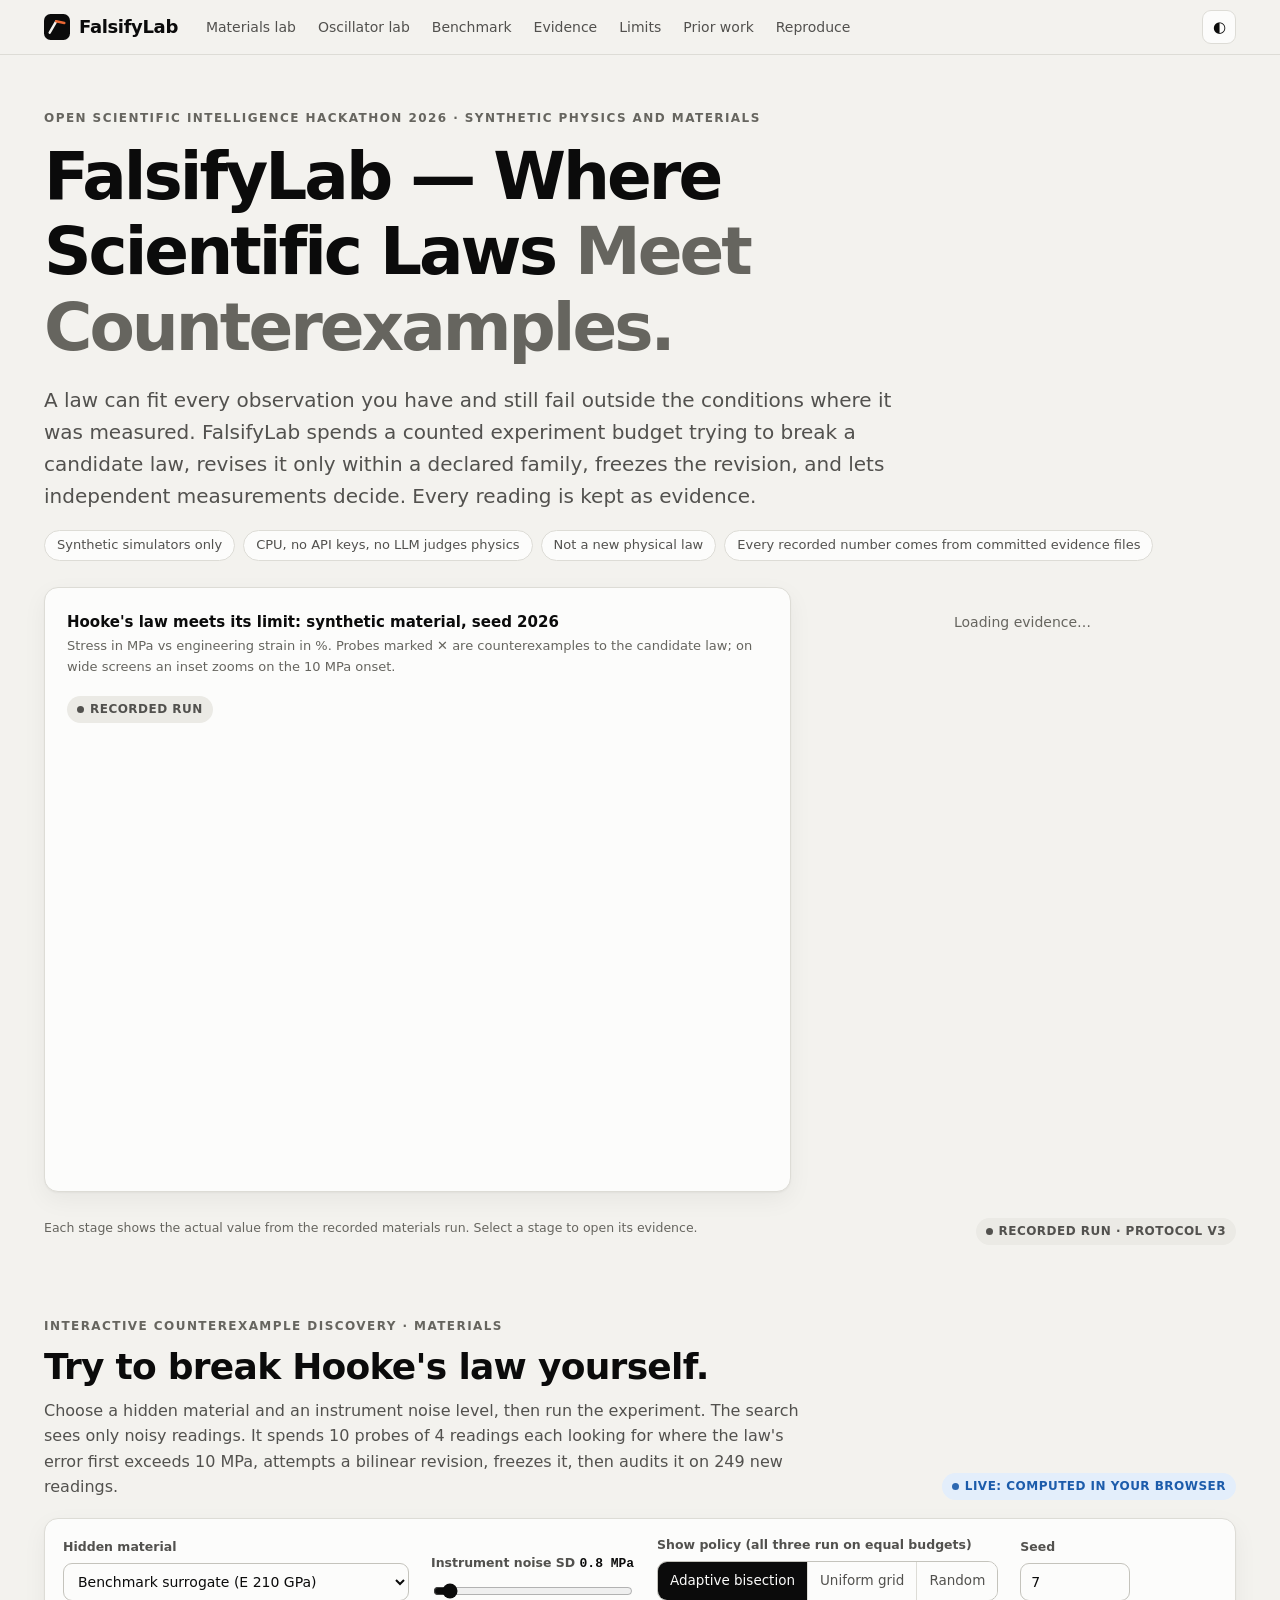
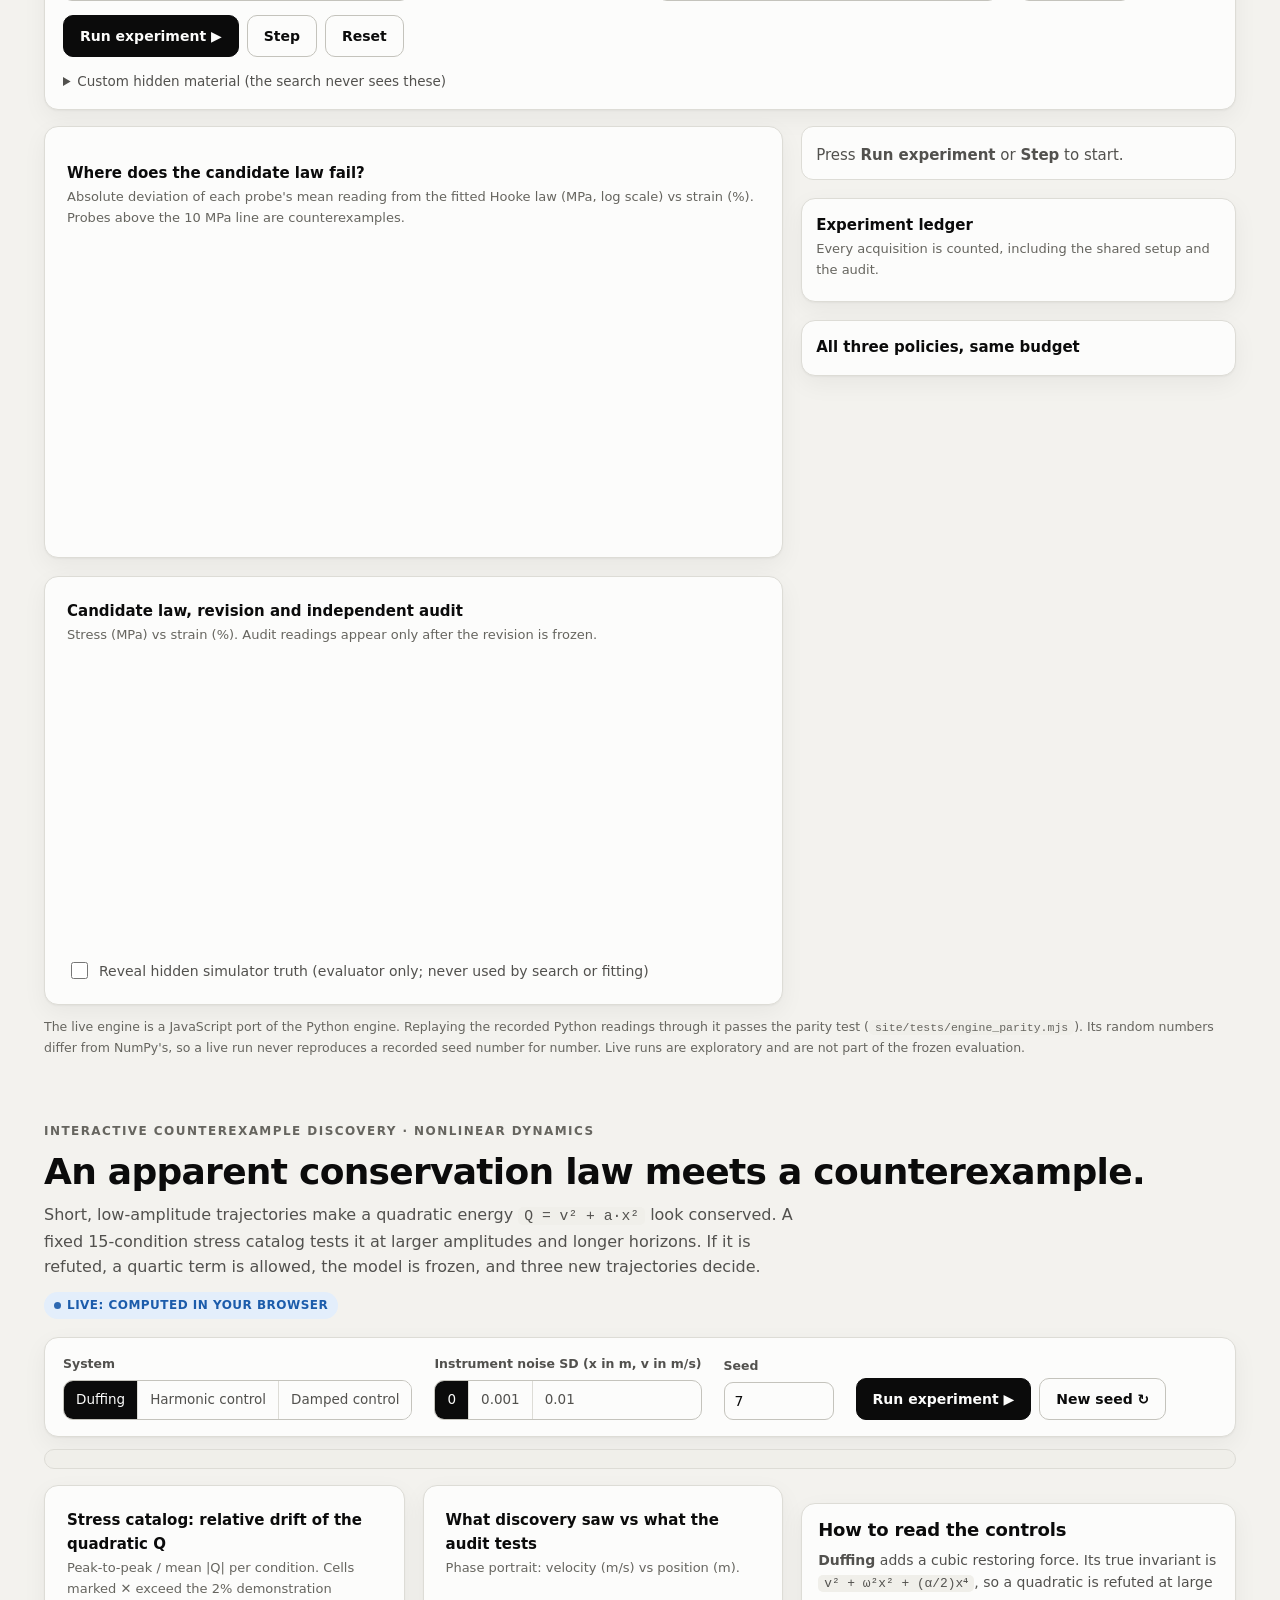
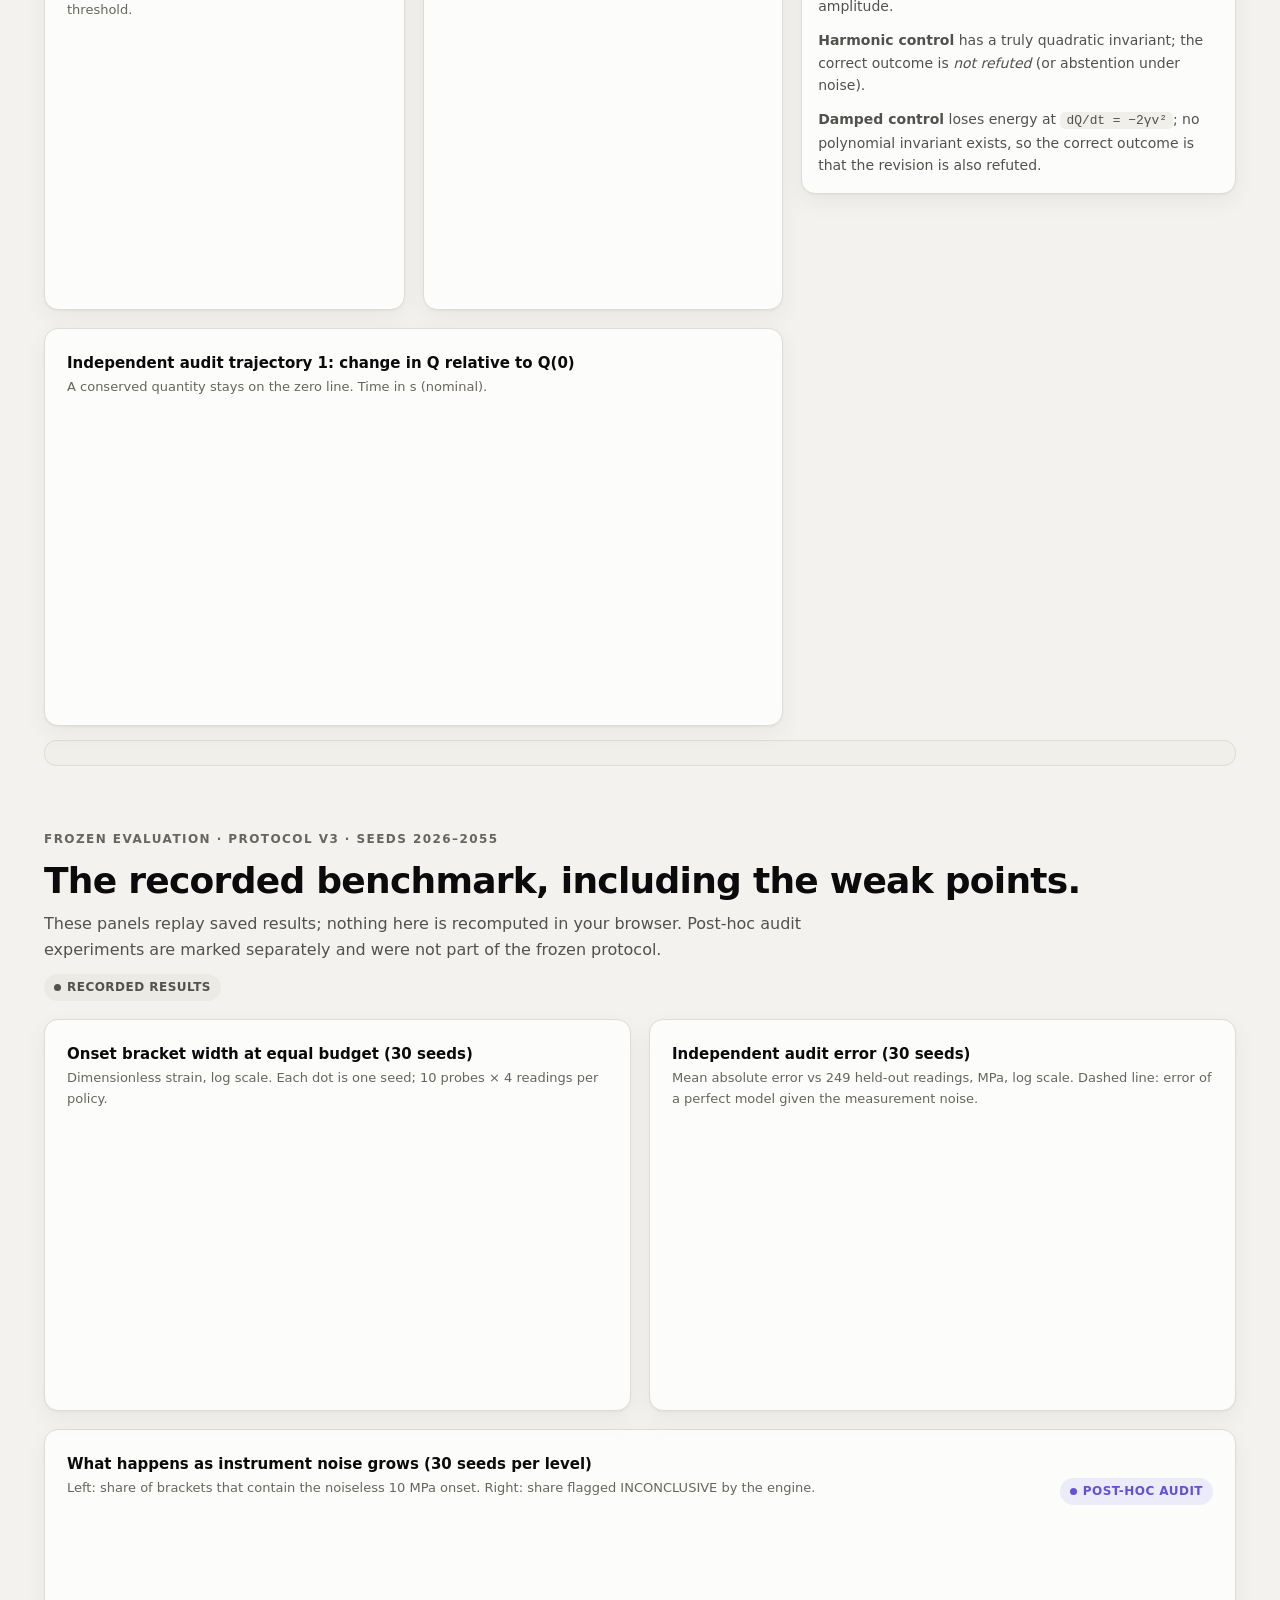
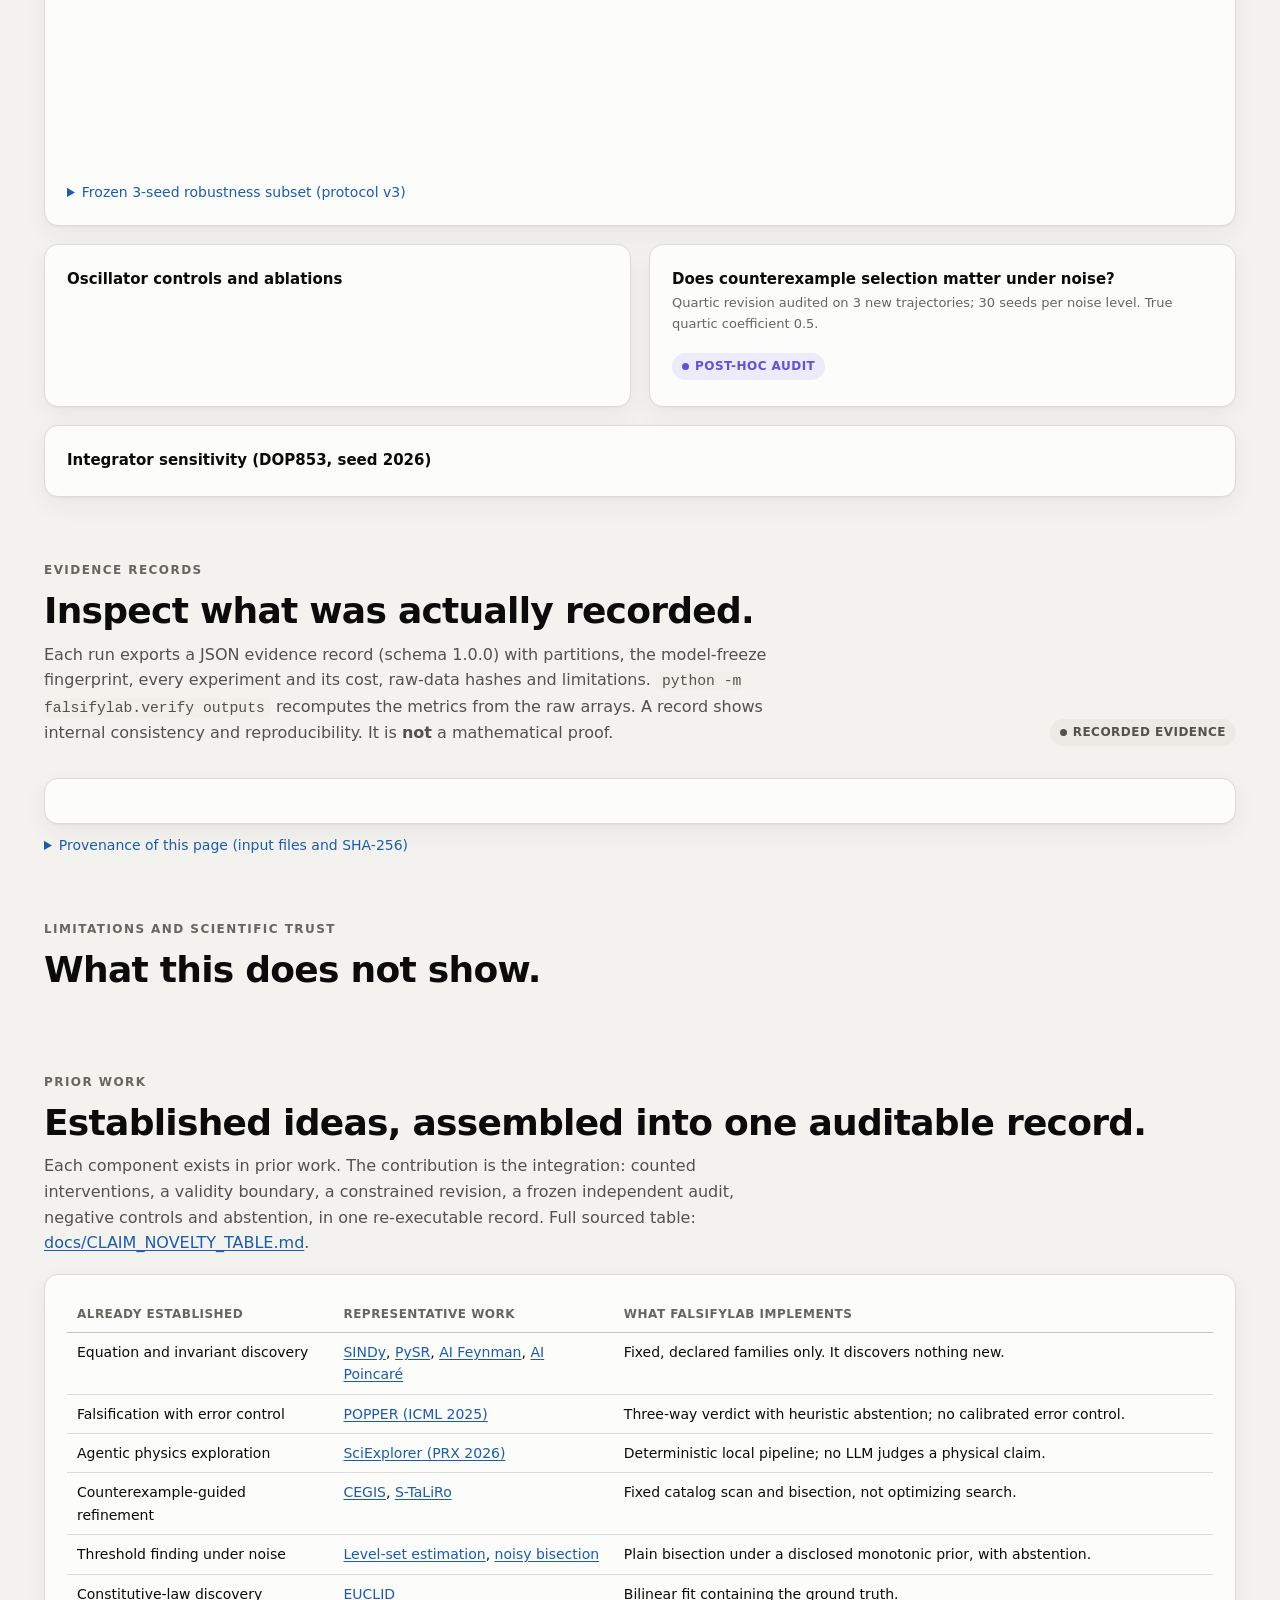
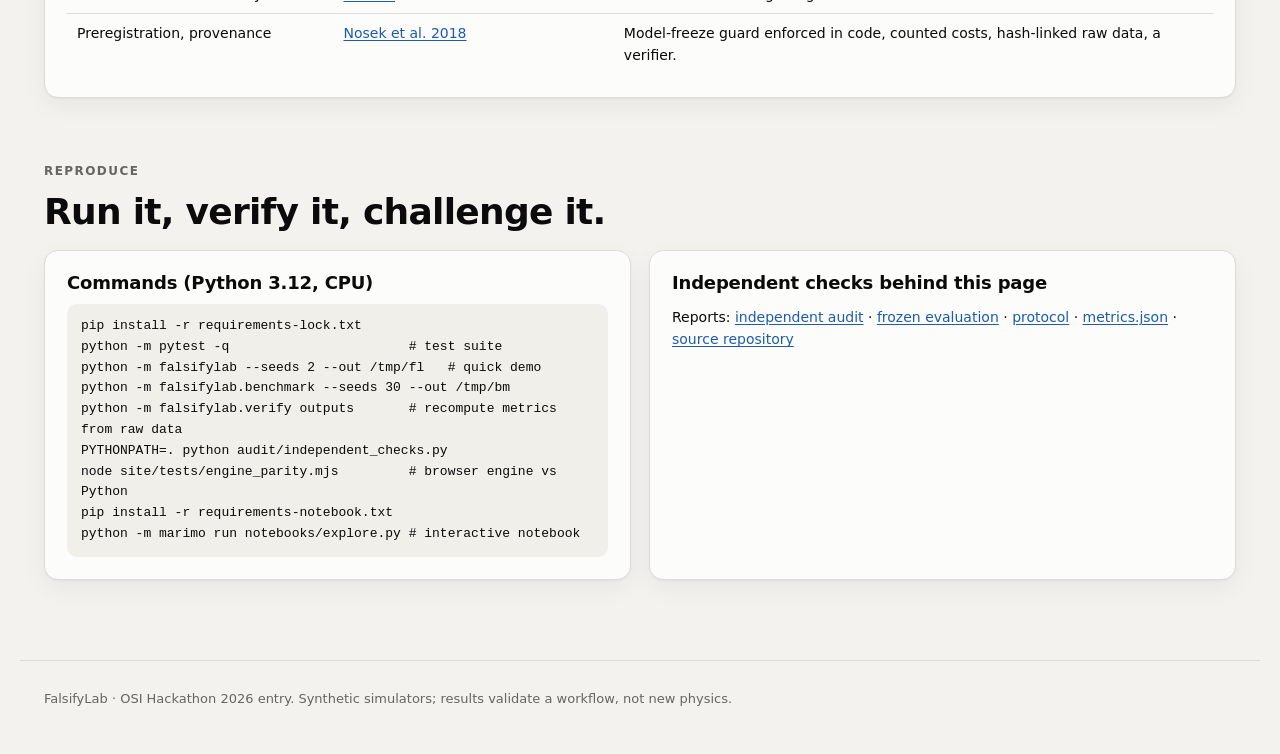
<file: index.html>
<!doctype html>
<html lang="en"><head><meta charset="utf-8"><meta name="viewport" content="width=device-width, initial-scale=1">
<title>FalsifyLab</title><meta http-equiv="refresh" content="0; url=site/index.html">
<style>body{font:16px/1.5 system-ui,sans-serif;margin:40px;background:#f3f2ee;color:#0b0b0b}@media (prefers-color-scheme:dark){body{background:#121211;color:#f0efec}a{color:#86b6ef}}</style>
</head><body><p>Opening the <a href="site/index.html">FalsifyLab workbench</a>…</p></body></html>
</file>
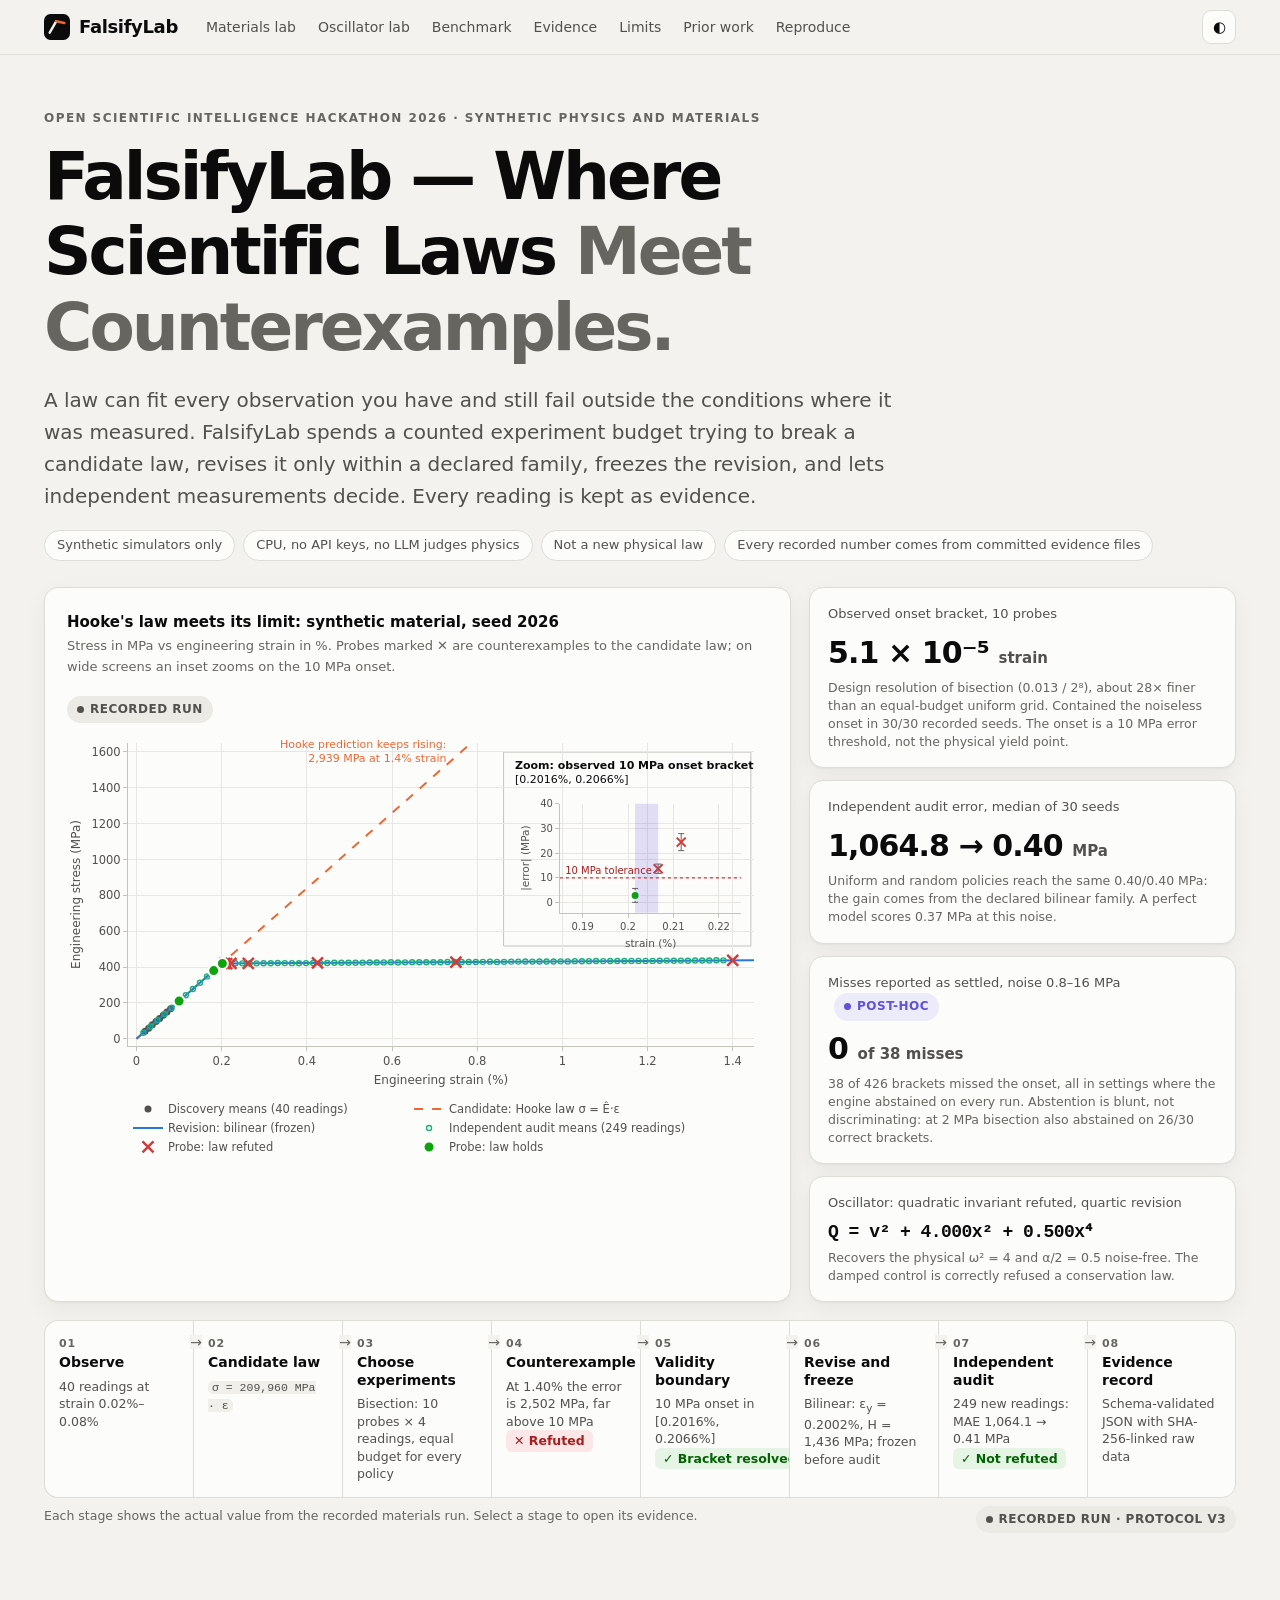
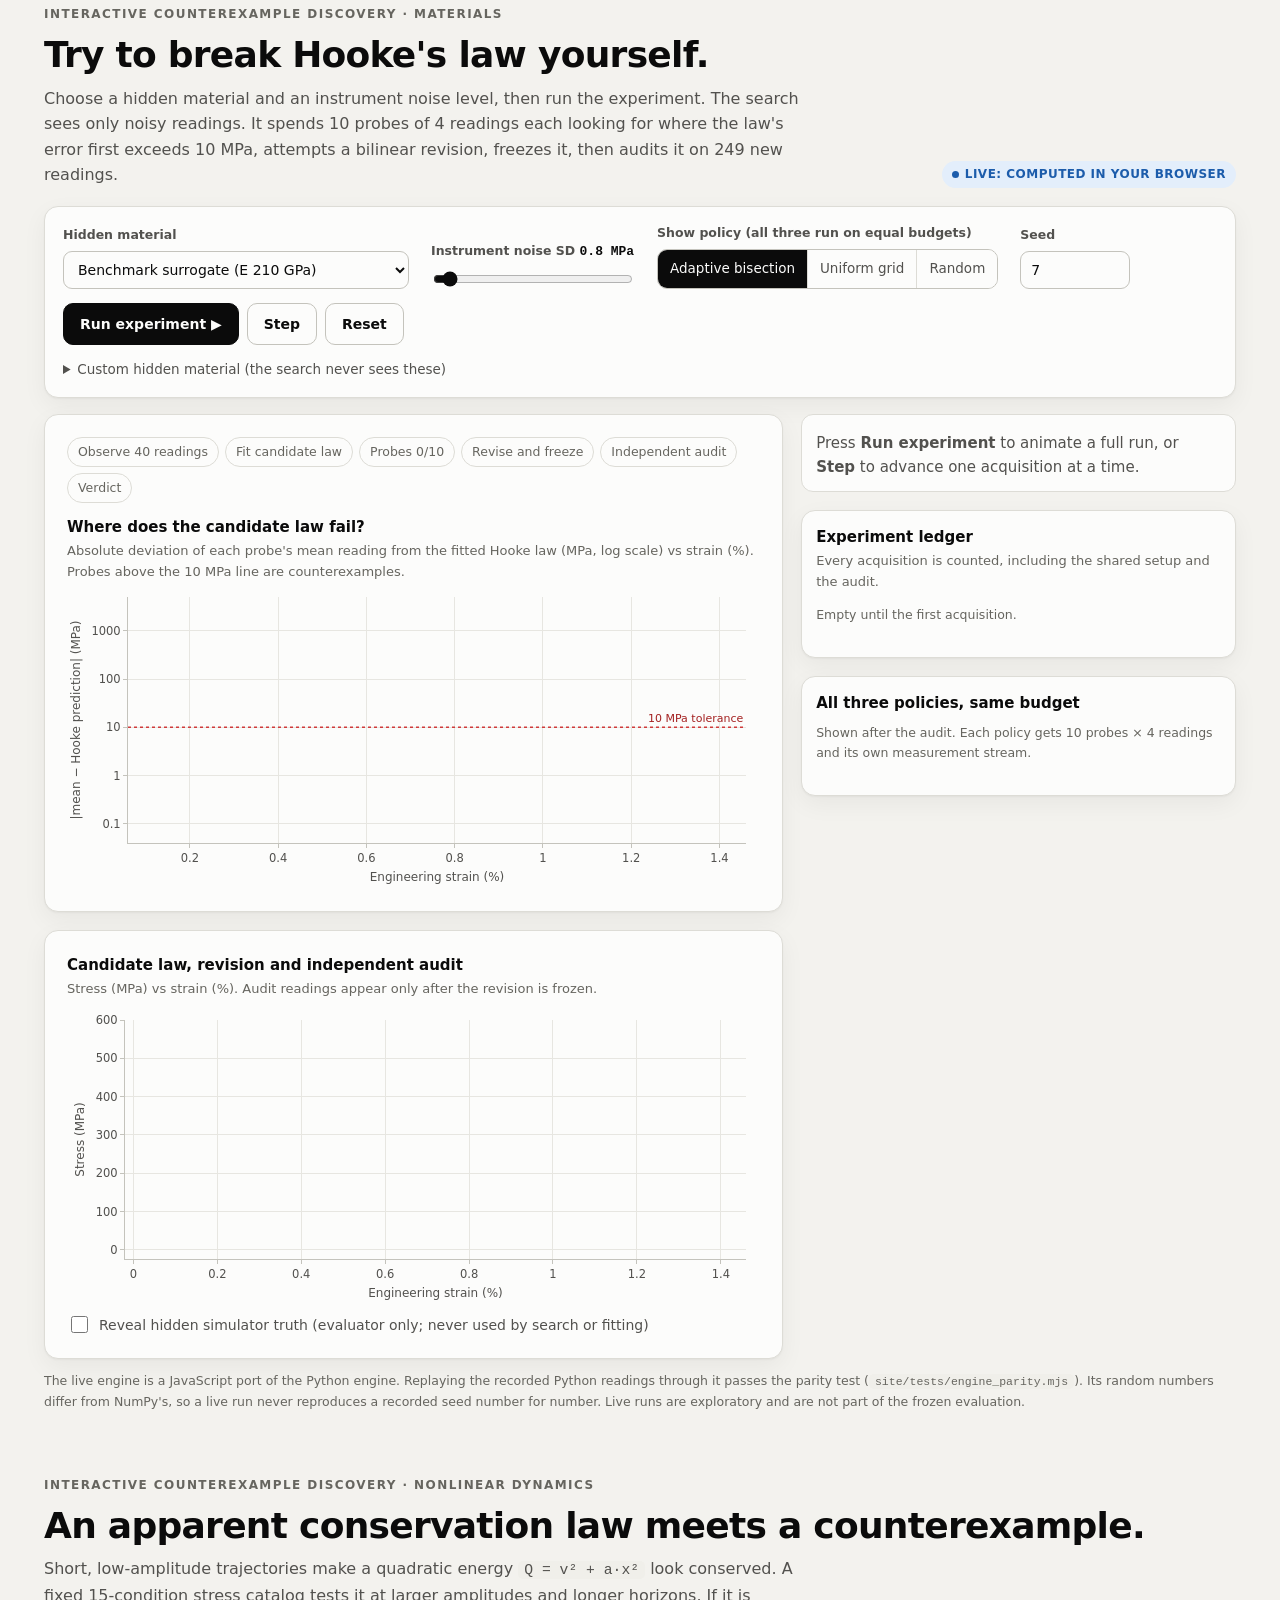
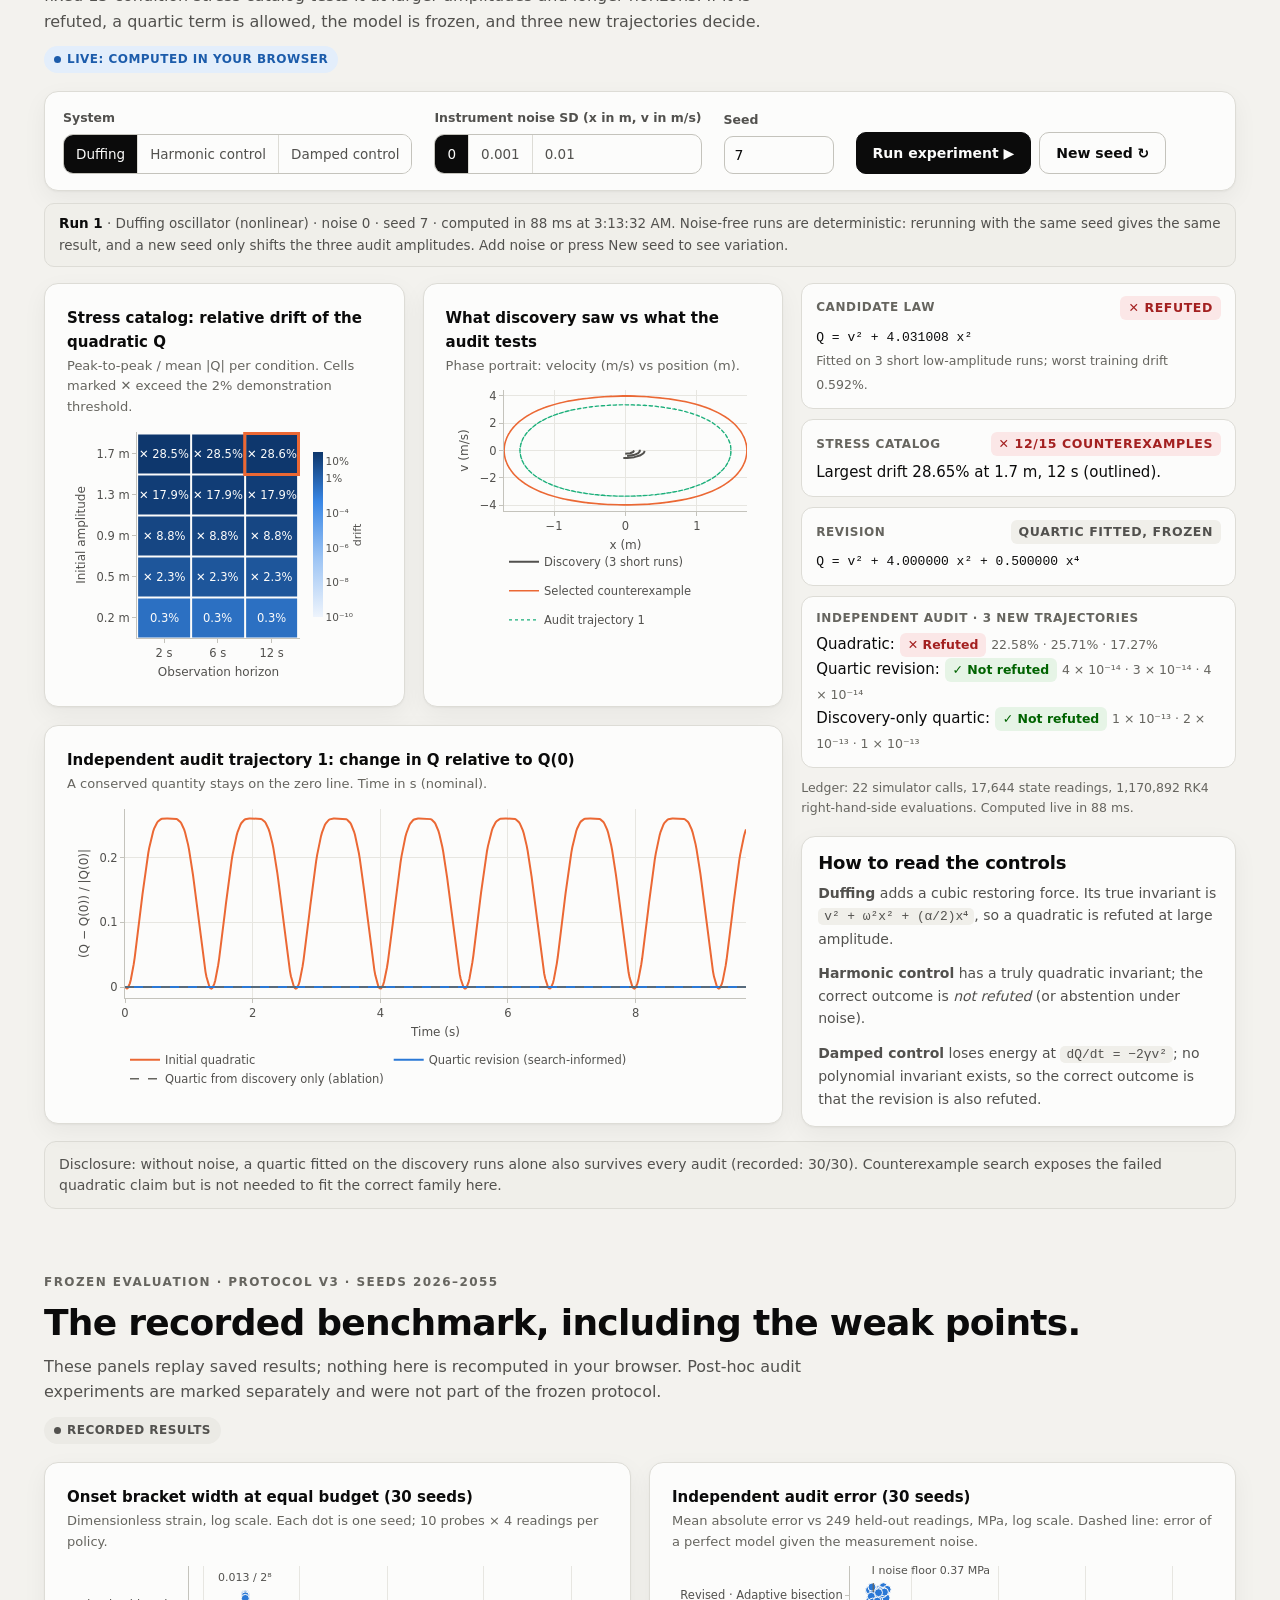
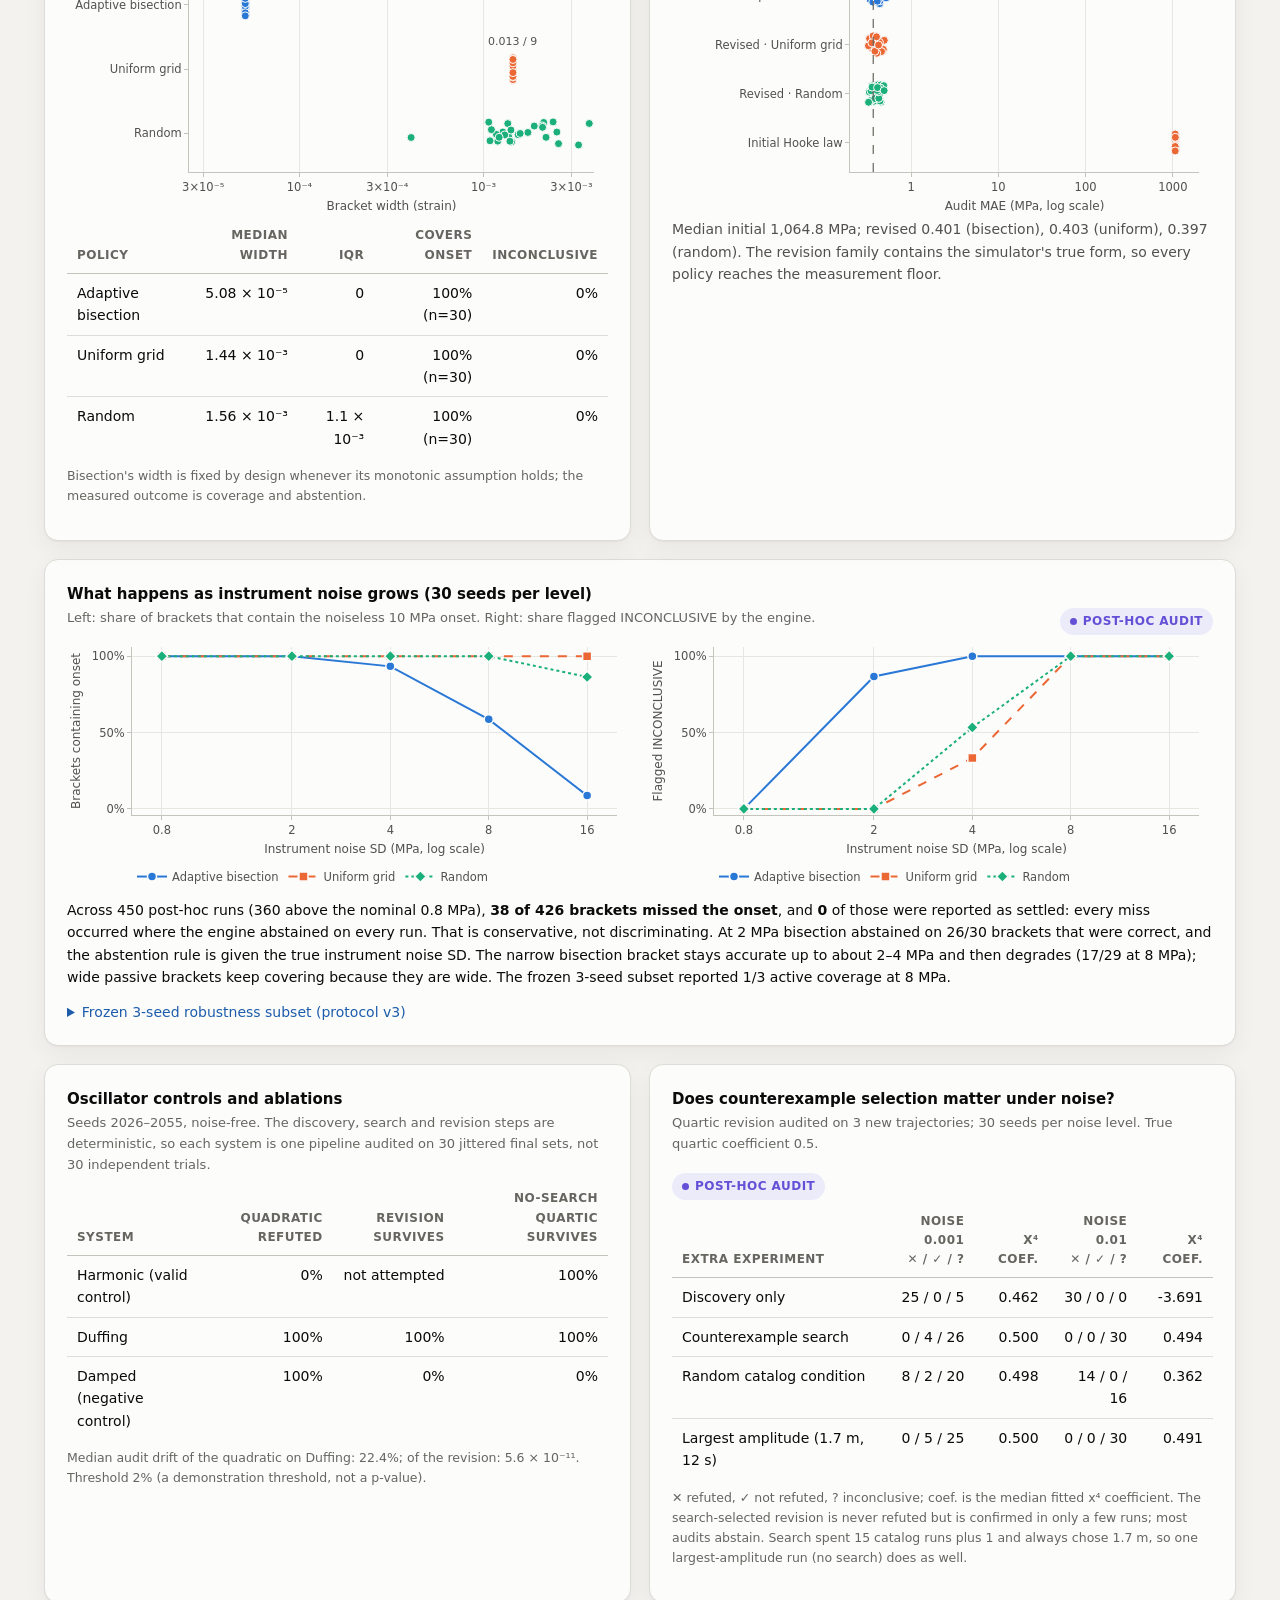
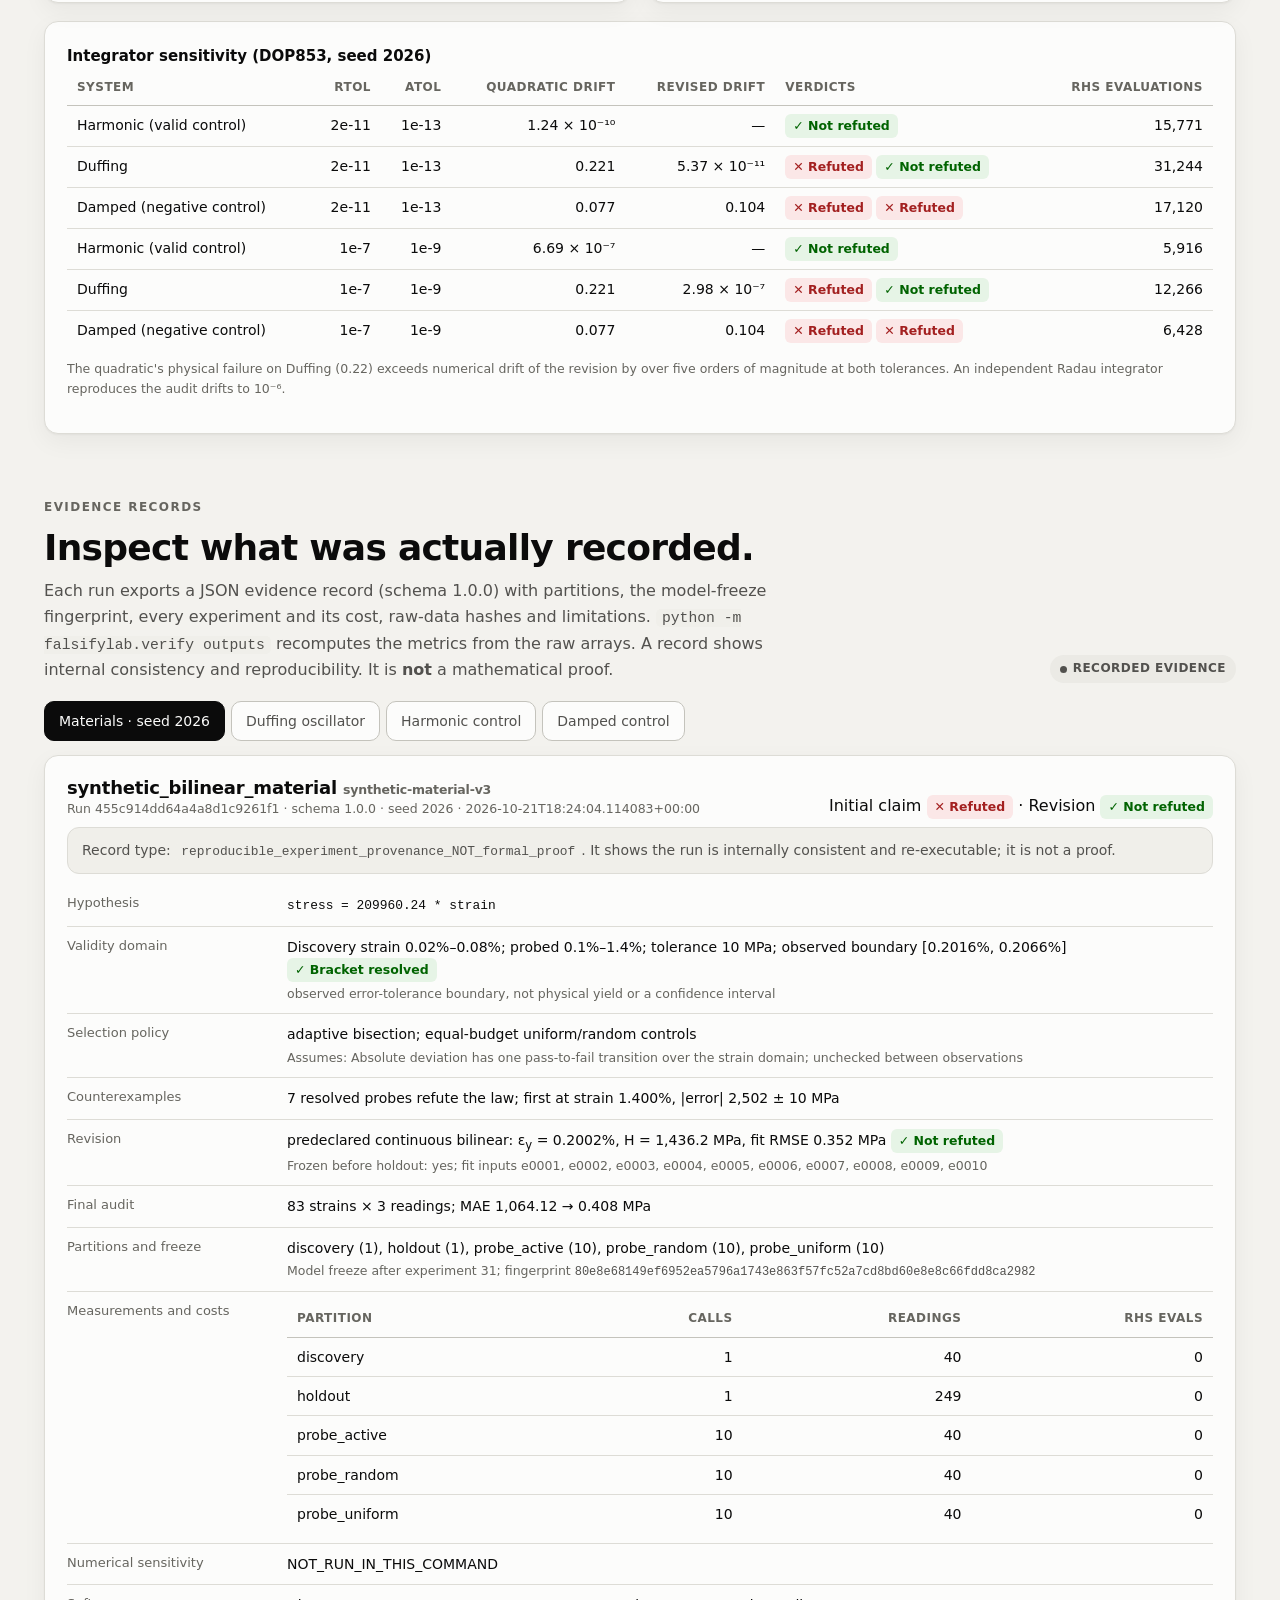
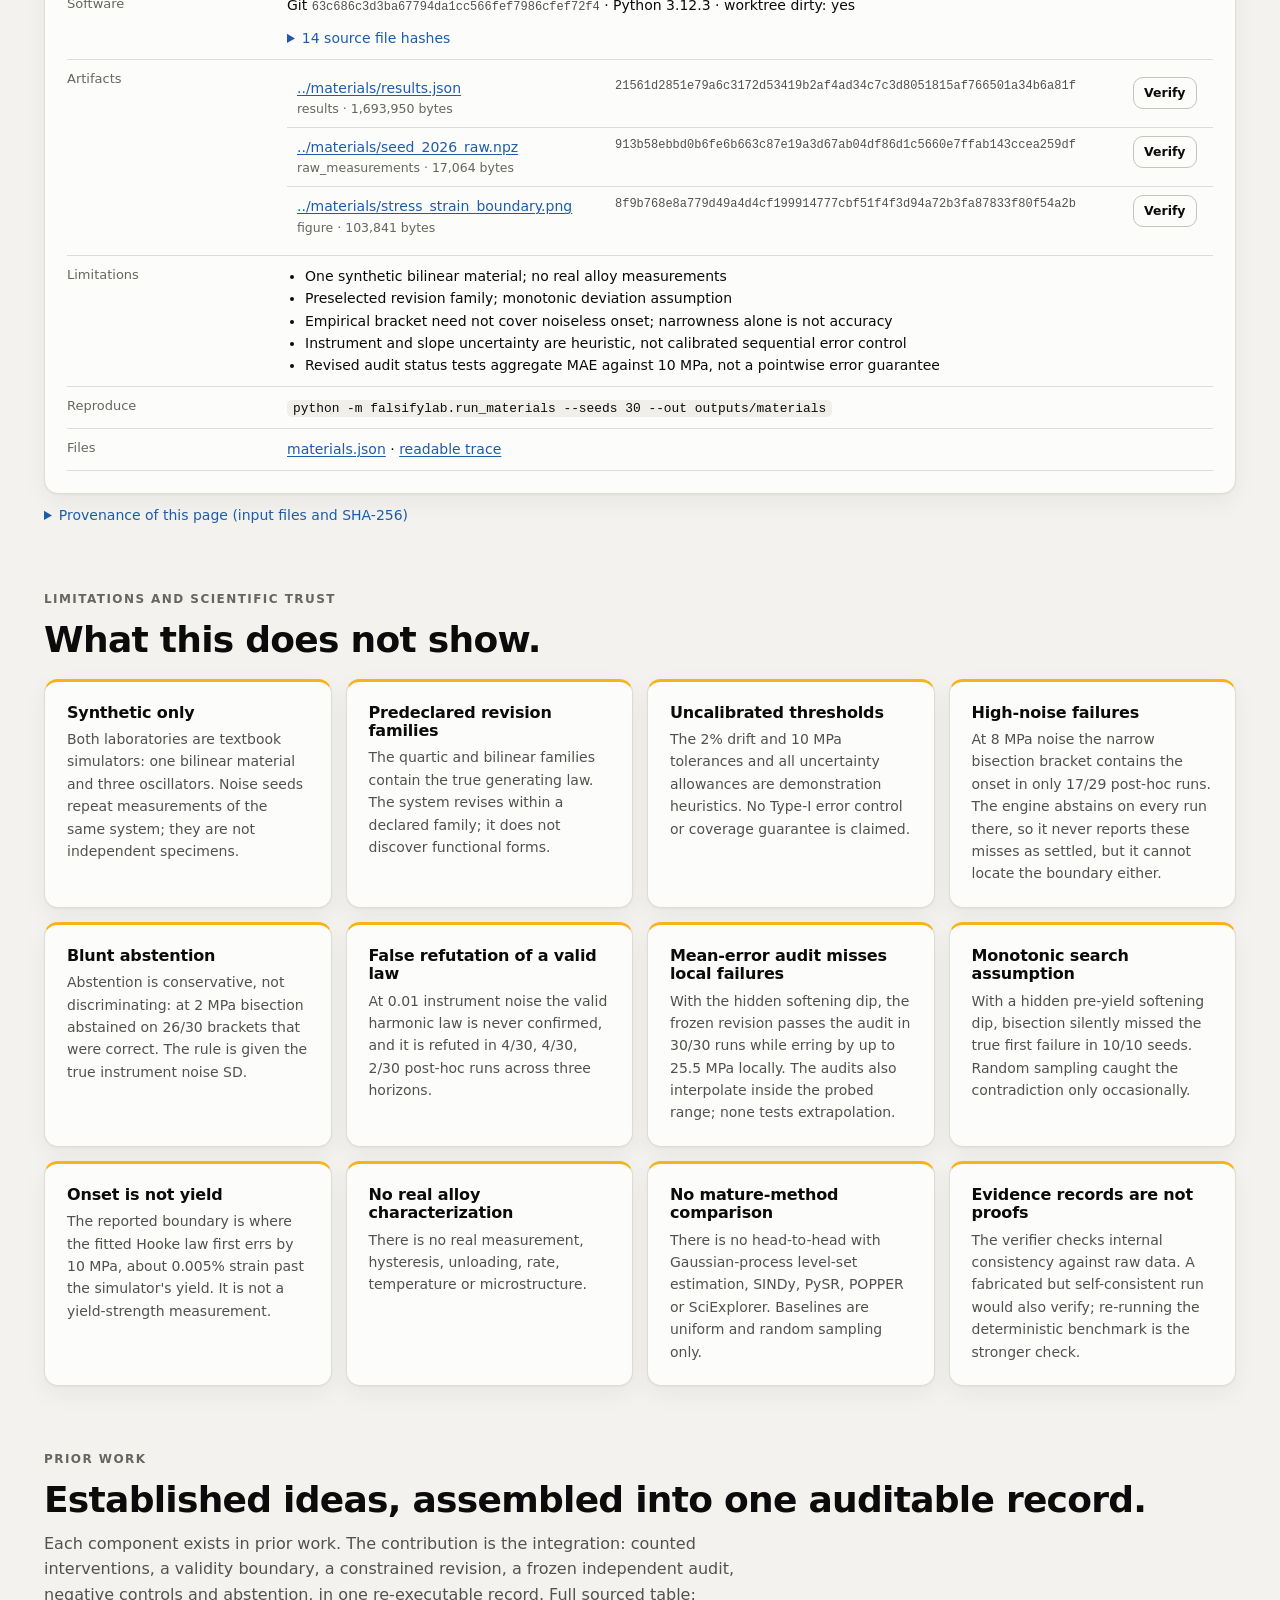
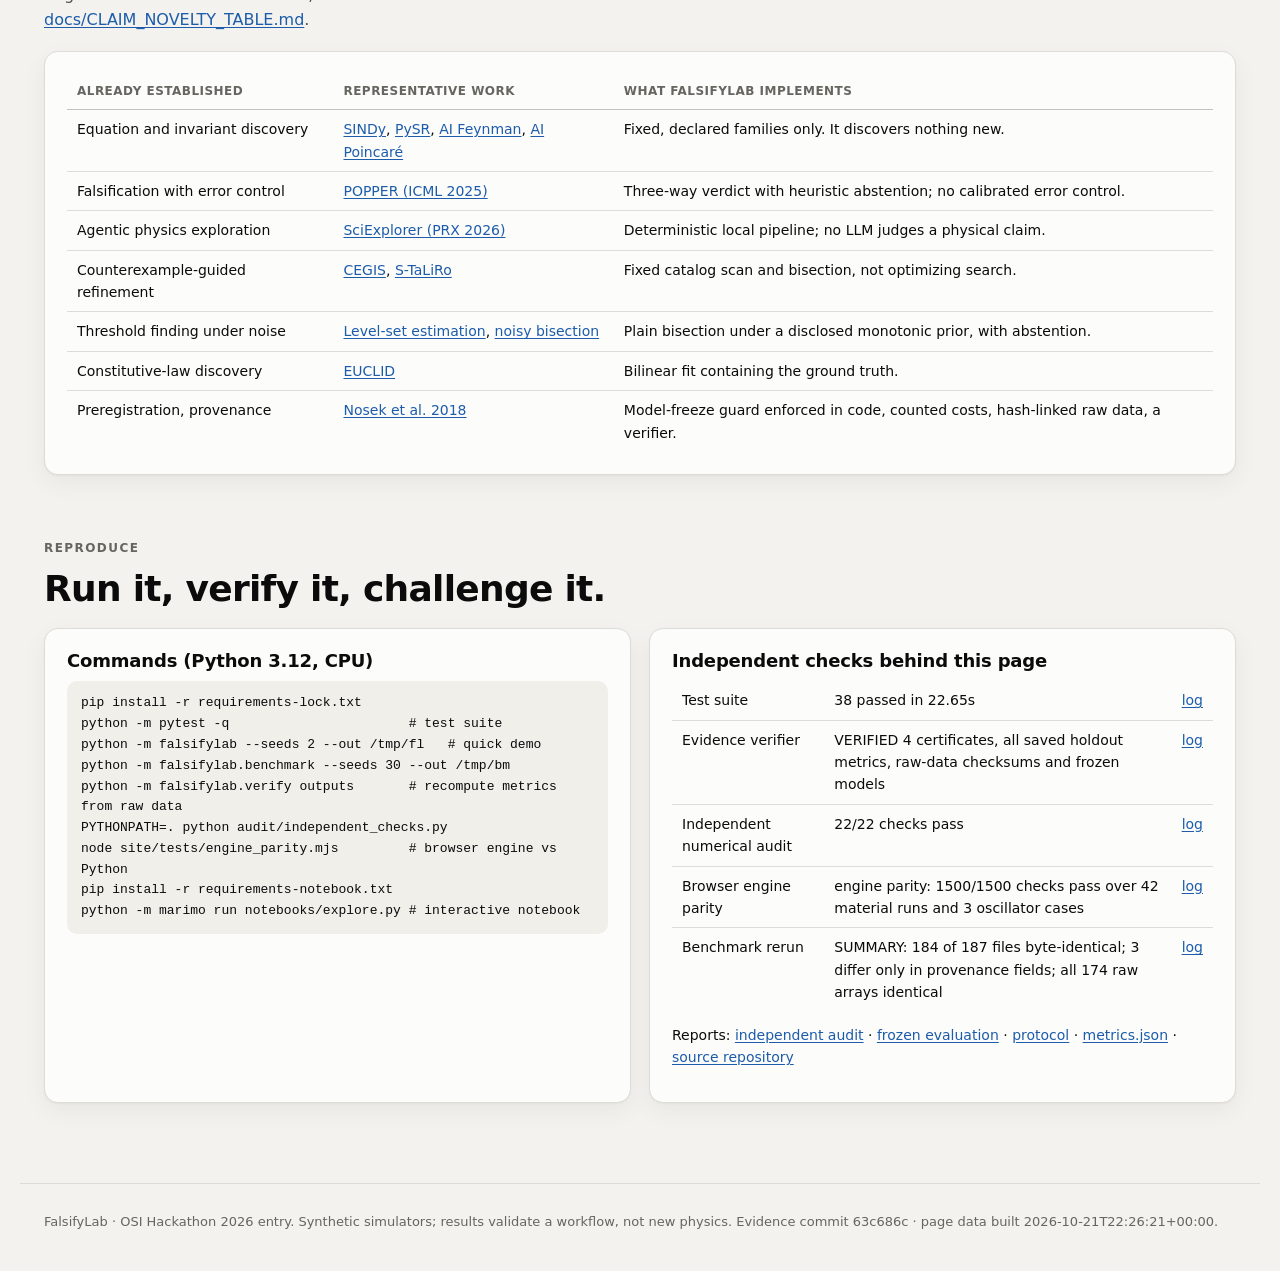
<file: site/index.html>
<!doctype html>
<html lang="en">
<head>
<meta charset="utf-8">
<meta name="viewport" content="width=device-width, initial-scale=1">
<title>FalsifyLab Workbench</title>
<meta name="description" content="FalsifyLab tests candidate physical laws against counterexamples, revises them within a declared family, and audits them on independent measurements. Synthetic physics and materials benchmarks with hash-linked evidence.">
<link rel="icon" href="data:image/svg+xml,%3Csvg xmlns='http://www.w3.org/2000/svg' viewBox='0 0 32 32'%3E%3Crect width='32' height='32' rx='8' fill='%230b0b0b'/%3E%3Cpath d='M7 23 L15 9' stroke='%23fcfcfb' stroke-width='3' stroke-linecap='round'/%3E%3Cpath d='M15 9 L25 11' stroke='%23eb6834' stroke-width='3' stroke-linecap='round'/%3E%3C/svg%3E">
<link rel="stylesheet" href="assets/style.css">
</head>
<body>
<a class="skip" href="#main">Skip to content</a>
<header class="topbar">
  <div class="topbar-inner">
    <a class="wordmark" href="#top" aria-label="FalsifyLab home">
      <svg width="26" height="26" viewBox="0 0 32 32" aria-hidden="true"><rect width="32" height="32" rx="8" fill="var(--ink)"/><path d="M7 23 L15 9" stroke="var(--page)" stroke-width="3" stroke-linecap="round"/><path d="M15 9 L25 11" stroke="var(--initial)" stroke-width="3" stroke-linecap="round"/></svg>
      <span>FalsifyLab</span>
    </a>
    <nav class="nav" aria-label="Sections">
      <a href="#materials-lab">Materials lab</a>
      <a href="#oscillator-lab">Oscillator lab</a>
      <a href="#benchmark">Benchmark</a>
      <a href="#evidence">Evidence</a>
      <a href="#limits">Limits</a>
      <a href="#prior">Prior work</a>
      <a href="#reproduce">Reproduce</a>
    </nav>
    <button class="iconbtn" id="theme-toggle" type="button" aria-label="Toggle light or dark theme" title="Toggle theme">◐</button>
  </div>
</header>

<main id="main">
<section class="hero" id="top">
  <div class="eyebrow">Open Scientific Intelligence Hackathon 2026 · synthetic physics and materials</div>
  <h1>FalsifyLab — Where Scientific Laws <span>Meet Counterexamples.</span></h1>
  <p class="lede">A law can fit every observation you have and still fail outside the conditions where it was measured.
    FalsifyLab spends a counted experiment budget trying to break a candidate law, revises it only within a declared family,
    freezes the revision, and lets independent measurements decide. Every reading is kept as evidence.</p>
  <div class="pills">
    <span class="pill">Synthetic simulators only</span>
    <span class="pill">CPU, no API keys, no LLM judges physics</span>
    <span class="pill">Not a new physical law</span>
    <span class="pill">Every recorded number comes from committed evidence files</span>
  </div>

  <div class="hero-grid">
    <div class="card">
      <div class="section-head" style="margin-bottom:6px">
        <div>
          <div class="chart-title">Hooke's law meets its limit: synthetic material, seed 2026</div>
          <div class="chart-sub">Stress in MPa vs engineering strain in %. Probes marked ✕ are counterexamples to the candidate law; on wide screens an inset zooms on the 10 MPa onset.</div>
        </div>
        <span class="badge recorded" title="Replay of a recorded run from the frozen v3 protocol">Recorded run</span>
      </div>
      <div id="hero-chart" class="chart tall" role="img" aria-label="Stress-strain chart: discovery readings, the linear Hooke fit, active probe means, the bilinear revision and independent audit means"></div>
    </div>
    <div class="stats" id="hero-stats"><div class="loading">Loading evidence…</div></div>
  </div>

  <div class="flow" id="workflow" aria-label="Workflow of the recorded materials run"></div>
  <div class="flow-caption"><span class="tiny">Each stage shows the actual value from the recorded materials run. Select a stage to open its evidence.</span><span class="badge recorded">Recorded run · protocol v3</span></div>
</section>

<section class="block" id="materials-lab">
  <div class="section-head">
    <div>
      <div class="eyebrow">Interactive counterexample discovery · materials</div>
      <h2>Try to break Hooke's law yourself.</h2>
      <p>Choose a hidden material and an instrument noise level, then run the experiment. The search sees only noisy readings. It spends 10 probes of 4 readings each looking for where the law's error first exceeds 10 MPa, attempts a bilinear revision, freezes it, then audits it on 249 new readings.</p>
    </div>
    <span class="badge live" title="Computed in your browser by the parity-tested JavaScript mirror of the Python engine">Live: computed in your browser</span>
  </div>

  <div class="card controls" id="mat-controls">
    <div class="control">
      <label for="mat-preset">Hidden material</label>
      <select id="mat-preset">
        <option value="benchmark">Benchmark surrogate (E 210 GPa)</option>
        <option value="alloy">Softer hypothetical alloy (E 70 GPa)</option>
        <option value="dip">Hidden softening dip (breaks monotonicity)</option>
        <option value="custom">Custom parameters…</option>
      </select>
    </div>
    <div class="control">
      <label for="mat-noise">Instrument noise SD <output id="mat-noise-out">0.8 MPa</output></label>
      <input id="mat-noise" type="range" min="0" max="16" step="0.2" value="0.8">
    </div>
    <div class="control">
      <span class="lbl" id="mat-policy-label">Show policy (all three run on equal budgets)</span>
      <div class="seg" role="group" aria-labelledby="mat-policy-label" id="mat-policy">
        <button type="button" data-v="active" aria-pressed="true">Adaptive bisection</button>
        <button type="button" data-v="uniform" aria-pressed="false">Uniform grid</button>
        <button type="button" data-v="random" aria-pressed="false">Random</button>
      </div>
    </div>
    <div class="control">
      <label for="mat-seed">Seed</label>
      <input id="mat-seed" type="number" min="0" max="999999" step="1" value="7">
    </div>
    <div class="control">
      <div class="btn-row">
        <button class="btn" id="mat-run" type="button">Run experiment ▶</button>
        <button class="btn secondary" id="mat-step" type="button">Step</button>
        <button class="btn secondary" id="mat-reset" type="button">Reset</button>
      </div>
    </div>
    <details class="custom" id="mat-custom">
      <summary>Custom hidden material (the search never sees these)</summary>
      <div class="row">
        <div class="control"><label for="mat-E">Elastic modulus E <output id="mat-E-out"></output></label><input id="mat-E" type="range" min="50000" max="250000" step="5000" value="210000"></div>
        <div class="control"><label for="mat-ey">Yield strain <output id="mat-ey-out"></output></label><input id="mat-ey" type="range" min="0.0005" max="0.012" step="0.0001" value="0.002"></div>
        <div class="control"><label for="mat-H">Hardening modulus H <output id="mat-H-out"></output></label><input id="mat-H" type="range" min="0" max="20000" step="250" value="1500"></div>
      </div>
      <p class="tiny" style="margin-top:8px">Supported domain: 0 &lt; yield strain ≤ 0.03, 0 ≤ H ≤ E. If the onset falls outside the probed strain range [0.001, 0.014], the initial bracket check fails and the engine falls back to uniform probes and abstains, as the Python engine does.</p>
    </details>
  </div>

  <div class="lab">
    <div class="stack">
      <div class="card">
        <div class="pipeline" id="mat-pipeline" aria-live="polite"></div>
        <div class="chart-title">Where does the candidate law fail?</div>
        <div class="chart-sub">Absolute deviation of each probe's mean reading from the fitted Hooke law (MPa, log scale) vs strain (%). Probes above the 10 MPa line are counterexamples.</div>
        <div id="mat-dev-chart" class="chart" role="img" aria-label="Deviation of probe means from the candidate law against strain, with the 10 MPa tolerance"></div>
      </div>
      <div class="card">
        <div class="chart-title">Candidate law, revision and independent audit</div>
        <div class="chart-sub">Stress (MPa) vs strain (%). Audit readings appear only after the revision is frozen.</div>
        <div id="mat-ss-chart" class="chart" role="img" aria-label="Stress-strain chart of the live run"></div>
        <label class="check" style="margin-top:8px"><input type="checkbox" id="mat-truth"> Reveal hidden simulator truth (evaluator only; never used by search or fitting)</label>
      </div>
    </div>
    <div class="stack">
      <div class="verdicts" id="mat-verdicts"><div class="verdict"><div class="v muted small">Press <b>Run experiment</b> or <b>Step</b> to start.</div></div></div>
      <div class="card" style="padding:14px">
        <div class="chart-title">Experiment ledger</div>
        <div class="chart-sub">Every acquisition is counted, including the shared setup and the audit.</div>
        <div class="ledger table-wrap" id="mat-ledger"></div>
      </div>
      <div class="card" style="padding:14px">
        <div class="chart-title">All three policies, same budget</div>
        <div class="table-wrap" id="mat-policies"></div>
      </div>
    </div>
  </div>
  <p class="tiny" style="margin-top:12px" id="mat-note">The live engine is a JavaScript port of the Python engine. Replaying the recorded Python readings through it passes the parity test (<code>site/tests/engine_parity.mjs</code>). Its random numbers differ from NumPy's, so a live run never reproduces a recorded seed number for number. Live runs are exploratory and are not part of the frozen evaluation.</p>
</section>

<section class="block" id="oscillator-lab">
  <div class="section-head">
    <div>
      <div class="eyebrow">Interactive counterexample discovery · nonlinear dynamics</div>
      <h2>An apparent conservation law meets a counterexample.</h2>
      <p>Short, low-amplitude trajectories make a quadratic energy <code>Q = v² + a·x²</code> look conserved. A fixed 15-condition stress catalog tests it at larger amplitudes and longer horizons. If it is refuted, a quartic term is allowed, the model is frozen, and three new trajectories decide.</p>
    </div>
    <span class="badge live">Live: computed in your browser</span>
  </div>
  <div class="card controls">
    <div class="control">
      <span class="lbl" id="osc-sys-label">System</span>
      <div class="seg" role="group" aria-labelledby="osc-sys-label" id="osc-system">
        <button type="button" data-v="duffing_nonlinearity" aria-pressed="true">Duffing</button>
        <button type="button" data-v="harmonic_undamped_control" aria-pressed="false">Harmonic control</button>
        <button type="button" data-v="weakly_damped_negative_control" aria-pressed="false">Damped control</button>
      </div>
    </div>
    <div class="control">
      <span class="lbl" id="osc-noise-label">Instrument noise SD (x in m, v in m/s)</span>
      <div class="seg" role="group" aria-labelledby="osc-noise-label" id="osc-noise">
        <button type="button" data-v="0" aria-pressed="true">0</button>
        <button type="button" data-v="0.001" aria-pressed="false">0.001</button>
        <button type="button" data-v="0.01" aria-pressed="false">0.01</button>
      </div>
    </div>
    <div class="control">
      <label for="osc-seed">Seed</label>
      <input id="osc-seed" type="number" min="0" max="999999" step="1" value="7">
    </div>
    <div class="control"><div class="btn-row"><button class="btn" id="osc-run" type="button">Run experiment ▶</button><button class="btn secondary" id="osc-newseed" type="button">New seed ↻</button></div></div>
  </div>
  <div class="run-status" id="osc-status" aria-live="polite"></div>
  <div class="lab">
    <div class="stack">
      <div class="grid-2">
        <div class="card">
          <div class="chart-title">Stress catalog: relative drift of the quadratic Q</div>
          <div class="chart-sub">Peak-to-peak / mean |Q| per condition. Cells marked ✕ exceed the 2% demonstration threshold.</div>
          <div id="osc-catalog" class="chart short" role="img" aria-label="Heatmap of quadratic invariant drift over amplitude and horizon"></div>
        </div>
        <div class="card">
          <div class="chart-title">What discovery saw vs what the audit tests</div>
          <div class="chart-sub">Phase portrait: velocity (m/s) vs position (m).</div>
          <div id="osc-phase" class="chart short" role="img" aria-label="Phase portrait of discovery, counterexample and audit trajectories"></div>
        </div>
      </div>
      <div class="card">
        <div class="chart-title">Independent audit trajectory 1: change in Q relative to Q(0)</div>
        <div class="chart-sub">A conserved quantity stays on the zero line. Time in s (nominal).</div>
        <div id="osc-audit" class="chart" role="img" aria-label="Relative change of each candidate invariant along the first audit trajectory"></div>
      </div>
    </div>
    <div class="stack">
      <div class="verdicts" id="osc-verdicts"></div>
      <div class="card small" style="padding:16px">
        <h3 style="margin-bottom:8px">How to read the controls</h3>
        <p class="muted"><b>Duffing</b> adds a cubic restoring force. Its true invariant is <code>v² + ω²x² + (α/2)x⁴</code>, so a quadratic is refuted at large amplitude.</p>
        <p class="muted"><b>Harmonic control</b> has a truly quadratic invariant; the correct outcome is <i>not refuted</i> (or abstention under noise).</p>
        <p class="muted" style="margin:0"><b>Damped control</b> loses energy at <code>dQ/dt = −2γv²</code>; no polynomial invariant exists, so the correct outcome is that the revision is also refuted.</p>
      </div>
    </div>
  </div>
  <div class="alert info small" style="margin-top:14px" id="osc-disclosure"></div>
</section>

<section class="block" id="benchmark">
  <div class="section-head">
    <div>
      <div class="eyebrow">Frozen evaluation · protocol v3 · seeds 2026–2055</div>
      <h2>The recorded benchmark, including the weak points.</h2>
      <p>These panels replay saved results; nothing here is recomputed in your browser. Post-hoc audit experiments are marked separately and were not part of the frozen protocol.</p>
    </div>
    <span class="badge recorded">Recorded results</span>
  </div>
  <div class="grid-2">
    <div class="card">
      <div class="chart-title">Onset bracket width at equal budget (30 seeds)</div>
      <div class="chart-sub">Dimensionless strain, log scale. Each dot is one seed; 10 probes × 4 readings per policy.</div>
      <div id="bm-width" class="chart short" role="img" aria-label="Bracket width per seed by policy"></div>
      <div class="table-wrap" id="bm-width-table"></div>
    </div>
    <div class="card">
      <div class="chart-title">Independent audit error (30 seeds)</div>
      <div class="chart-sub">Mean absolute error vs 249 held-out readings, MPa, log scale. Dashed line: error of a perfect model given the measurement noise.</div>
      <div id="bm-mae" class="chart short" role="img" aria-label="Audit MAE per seed for initial and revised models"></div>
      <p class="small muted" id="bm-mae-note"></p>
    </div>
  </div>
  <div class="card" style="margin-top:18px">
    <div class="section-head" style="margin-bottom:4px">
      <div>
        <div class="chart-title">What happens as instrument noise grows (30 seeds per level)</div>
        <div class="chart-sub">Left: share of brackets that contain the noiseless 10 MPa onset. Right: share flagged INCONCLUSIVE by the engine.</div>
      </div>
      <span class="badge posthoc" title="Independent audit; exploratory; not part of frozen protocol v3">Post-hoc audit</span>
    </div>
    <div class="grid-2">
      <div id="bm-noise-cov" class="chart short" role="img" aria-label="Coverage of the noiseless onset against noise SD"></div>
      <div id="bm-noise-inc" class="chart short" role="img" aria-label="Fraction of brackets flagged inconclusive against noise SD"></div>
    </div>
    <p class="small" id="bm-noise-note"></p>
    <details class="raw"><summary>Frozen 3-seed robustness subset (protocol v3)</summary><div class="table-wrap" id="bm-frozen-noise"></div></details>
  </div>
  <div class="grid-2" style="margin-top:18px">
    <div class="card">
      <div class="chart-title">Oscillator controls and ablations</div>
      <div class="chart-sub" id="bm-osc-sub"></div>
      <div class="table-wrap" id="bm-osc"></div>
    </div>
    <div class="card">
      <div class="section-head" style="margin-bottom:4px">
        <div>
          <div class="chart-title">Does counterexample selection matter under noise?</div>
          <div class="chart-sub">Quartic revision audited on 3 new trajectories; 30 seeds per noise level. True quartic coefficient 0.5.</div>
        </div>
        <span class="badge posthoc">Post-hoc audit</span>
      </div>
      <div class="table-wrap" id="bm-excite"></div>
    </div>
  </div>
  <div class="card" style="margin-top:18px">
    <div class="chart-title">Integrator sensitivity (DOP853, seed 2026)</div>
    <div class="table-wrap" id="bm-solver"></div>
  </div>
</section>

<section class="block" id="evidence">
  <div class="section-head">
    <div>
      <div class="eyebrow">Evidence records</div>
      <h2>Inspect what was actually recorded.</h2>
      <p>Each run exports a JSON evidence record (schema 1.0.0) with partitions, the model-freeze fingerprint, every experiment and its cost, raw-data hashes and limitations. <code>python -m falsifylab.verify outputs</code> recomputes the metrics from the raw arrays. A record shows internal consistency and reproducibility. It is <b>not</b> a mathematical proof.</p>
    </div>
    <span class="badge recorded">Recorded evidence</span>
  </div>
  <div class="tabs" role="tablist" id="ev-tabs"></div>
  <div class="card" id="ev-panel" role="tabpanel"></div>
  <details class="raw" id="provenance"><summary>Provenance of this page (input files and SHA-256)</summary><div id="prov-body"></div></details>
</section>

<section class="block" id="limits">
  <div class="section-head">
    <div>
      <div class="eyebrow">Limitations and scientific trust</div>
      <h2>What this does not show.</h2>
    </div>
  </div>
  <div class="limits" id="limits-grid"></div>
</section>

<section class="block" id="prior">
  <div class="section-head">
    <div>
      <div class="eyebrow">Prior work</div>
      <h2>Established ideas, assembled into one auditable record.</h2>
      <p>Each component exists in prior work. The contribution is the integration: counted interventions, a validity boundary, a constrained revision, a frozen independent audit, negative controls and abstention, in one re-executable record. Full sourced table: <a href="../docs/CLAIM_NOVELTY_TABLE.md">docs/CLAIM_NOVELTY_TABLE.md</a>.</p>
    </div>
  </div>
  <div class="card table-wrap">
    <table>
      <thead><tr><th>Already established</th><th>Representative work</th><th>What FalsifyLab implements</th></tr></thead>
      <tbody>
        <tr><td>Equation and invariant discovery</td><td><a href="https://doi.org/10.1073/pnas.1517384113">SINDy</a>, <a href="https://arxiv.org/abs/2305.01582">PySR</a>, <a href="https://doi.org/10.1126/sciadv.aay2631">AI Feynman</a>, <a href="https://doi.org/10.1103/PhysRevLett.126.180604">AI Poincaré</a></td><td>Fixed, declared families only. It discovers nothing new.</td></tr>
        <tr><td>Falsification with error control</td><td><a href="https://proceedings.mlr.press/v267/huang25n.html">POPPER (ICML 2025)</a></td><td>Three-way verdict with heuristic abstention; no calibrated error control.</td></tr>
        <tr><td>Agentic physics exploration</td><td><a href="https://journals.aps.org/prx/abstract/10.1103/xnqc-q6nt">SciExplorer (PRX 2026)</a></td><td>Deterministic local pipeline; no LLM judges a physical claim.</td></tr>
        <tr><td>Counterexample-guided refinement</td><td><a href="https://doi.org/10.1145/1168857.1168907">CEGIS</a>, <a href="https://doi.org/10.1007/978-3-642-19835-9_21">S-TaLiRo</a></td><td>Fixed catalog scan and bisection, not optimizing search.</td></tr>
        <tr><td>Threshold finding under noise</td><td><a href="https://www.ijcai.org/Abstract/13/202">Level-set estimation</a>, <a href="https://doi.org/10.1137/120861898">noisy bisection</a></td><td>Plain bisection under a disclosed monotonic prior, with abstention.</td></tr>
        <tr><td>Constitutive-law discovery</td><td><a href="https://doi.org/10.1016/j.cma.2021.113852">EUCLID</a></td><td>Bilinear fit containing the ground truth.</td></tr>
        <tr><td>Preregistration, provenance</td><td><a href="https://doi.org/10.1073/pnas.1708274114">Nosek et al. 2018</a></td><td>Model-freeze guard enforced in code, counted costs, hash-linked raw data, a verifier.</td></tr>
      </tbody>
    </table>
  </div>
</section>

<section class="block" id="reproduce">
  <div class="section-head">
    <div>
      <div class="eyebrow">Reproduce</div>
      <h2>Run it, verify it, challenge it.</h2>
    </div>
  </div>
  <div class="grid-2">
    <div class="card">
      <h3 style="margin-bottom:10px">Commands (Python 3.12, CPU)</h3>
<div class="cmd">pip install -r requirements-lock.txt
python -m pytest -q                       # test suite
python -m falsifylab --seeds 2 --out /tmp/fl   # quick demo
python -m falsifylab.benchmark --seeds 30 --out /tmp/bm
python -m falsifylab.verify outputs       # recompute metrics from raw data
PYTHONPATH=. python audit/independent_checks.py
node site/tests/engine_parity.mjs         # browser engine vs Python
pip install -r requirements-notebook.txt
python -m marimo run notebooks/explore.py # interactive notebook</div>
    </div>
    <div class="card">
      <h3 style="margin-bottom:10px">Independent checks behind this page</h3>
      <div id="repro-checks"></div>
      <p class="small" style="margin-top:12px">Reports: <a href="../docs/INDEPENDENT_AUDIT.md">independent audit</a> · <a href="../docs/EVALUATION.md">frozen evaluation</a> · <a href="../docs/PROTOCOL.md">protocol</a> · <a href="../outputs/benchmark/metrics.json">metrics.json</a> · <a href="https://github.com/ChimdiWalter/falsifylab">source repository</a></p>
    </div>
  </div>
</section>
</main>
<footer>
  <div>FalsifyLab · OSI Hackathon 2026 entry. Synthetic simulators; results validate a workflow, not new physics. <span id="footer-build"></span></div>
</footer>
<script src="assets/vendor/plotly-3.5.0.min.js"></script>
<script src="data/evidence.js"></script>
<script src="assets/engine.js"></script>
<script src="assets/app.js"></script>
</body>
</html>
</file>
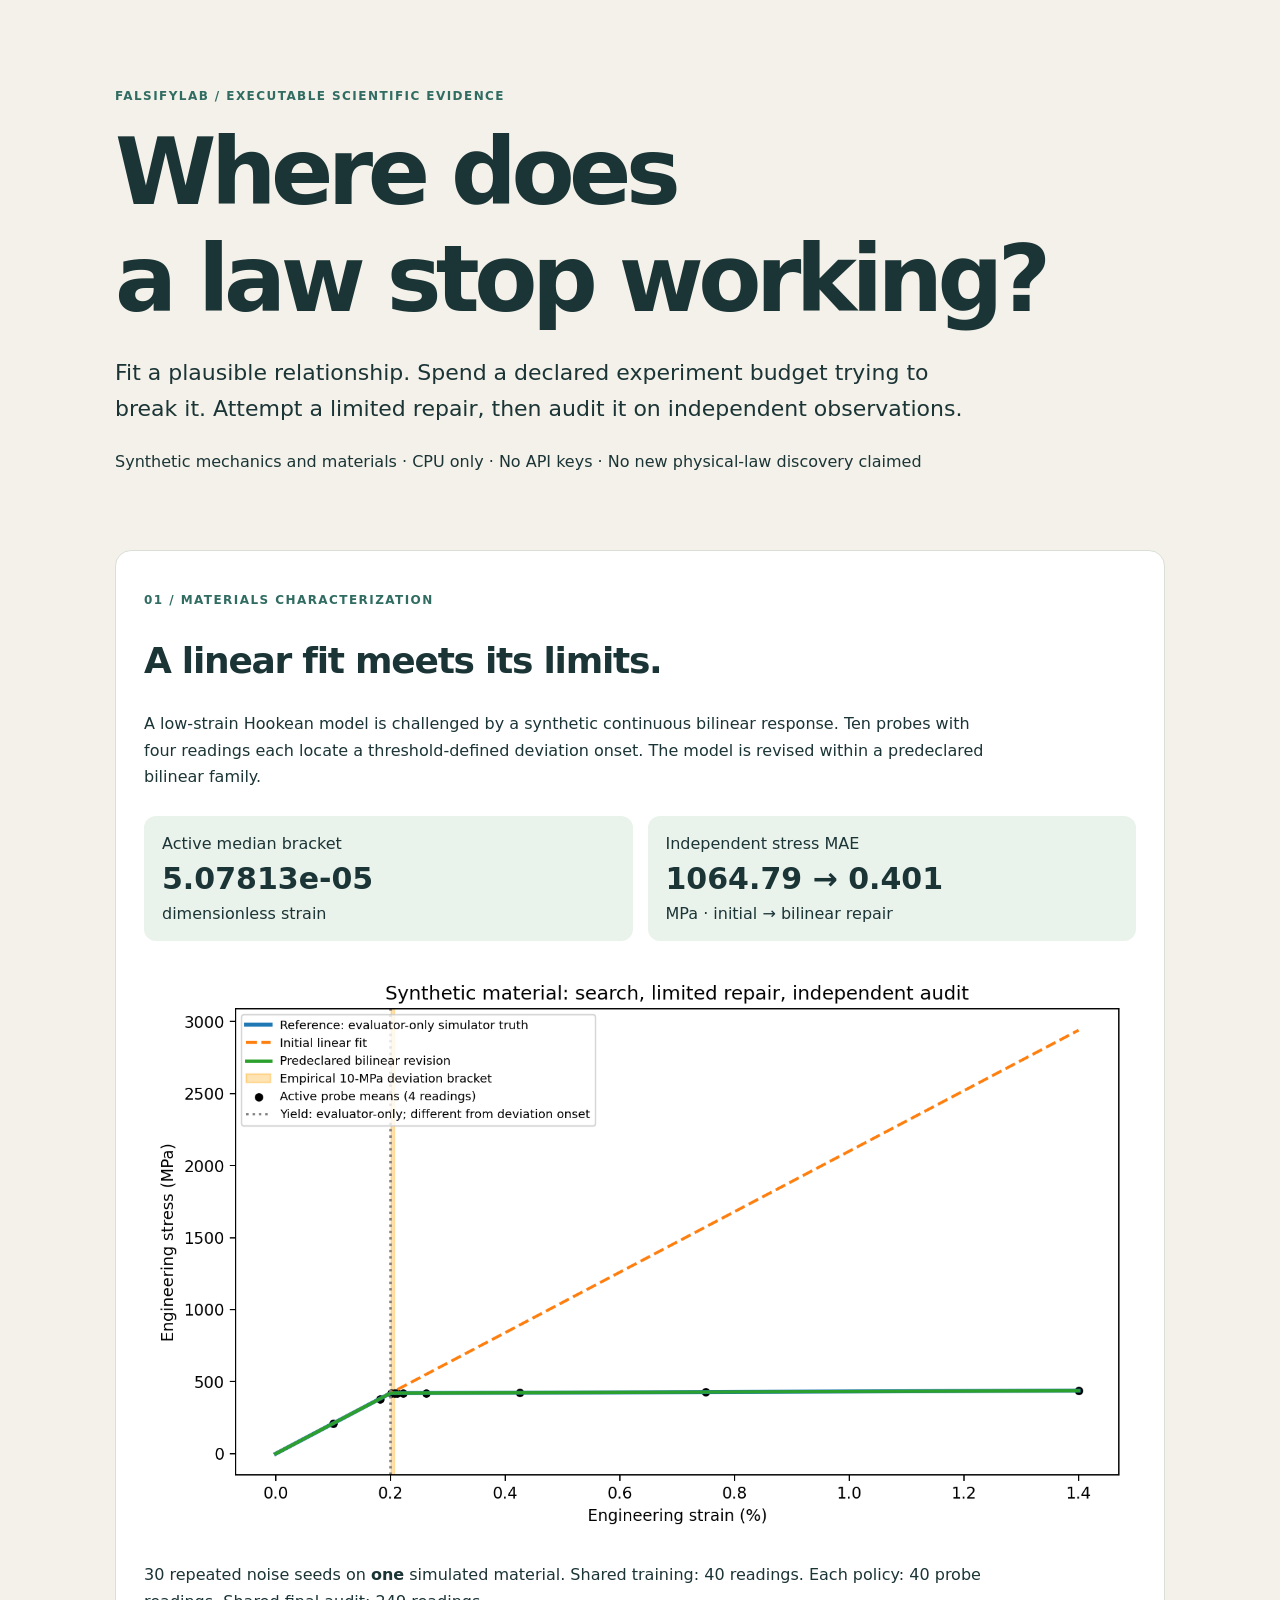
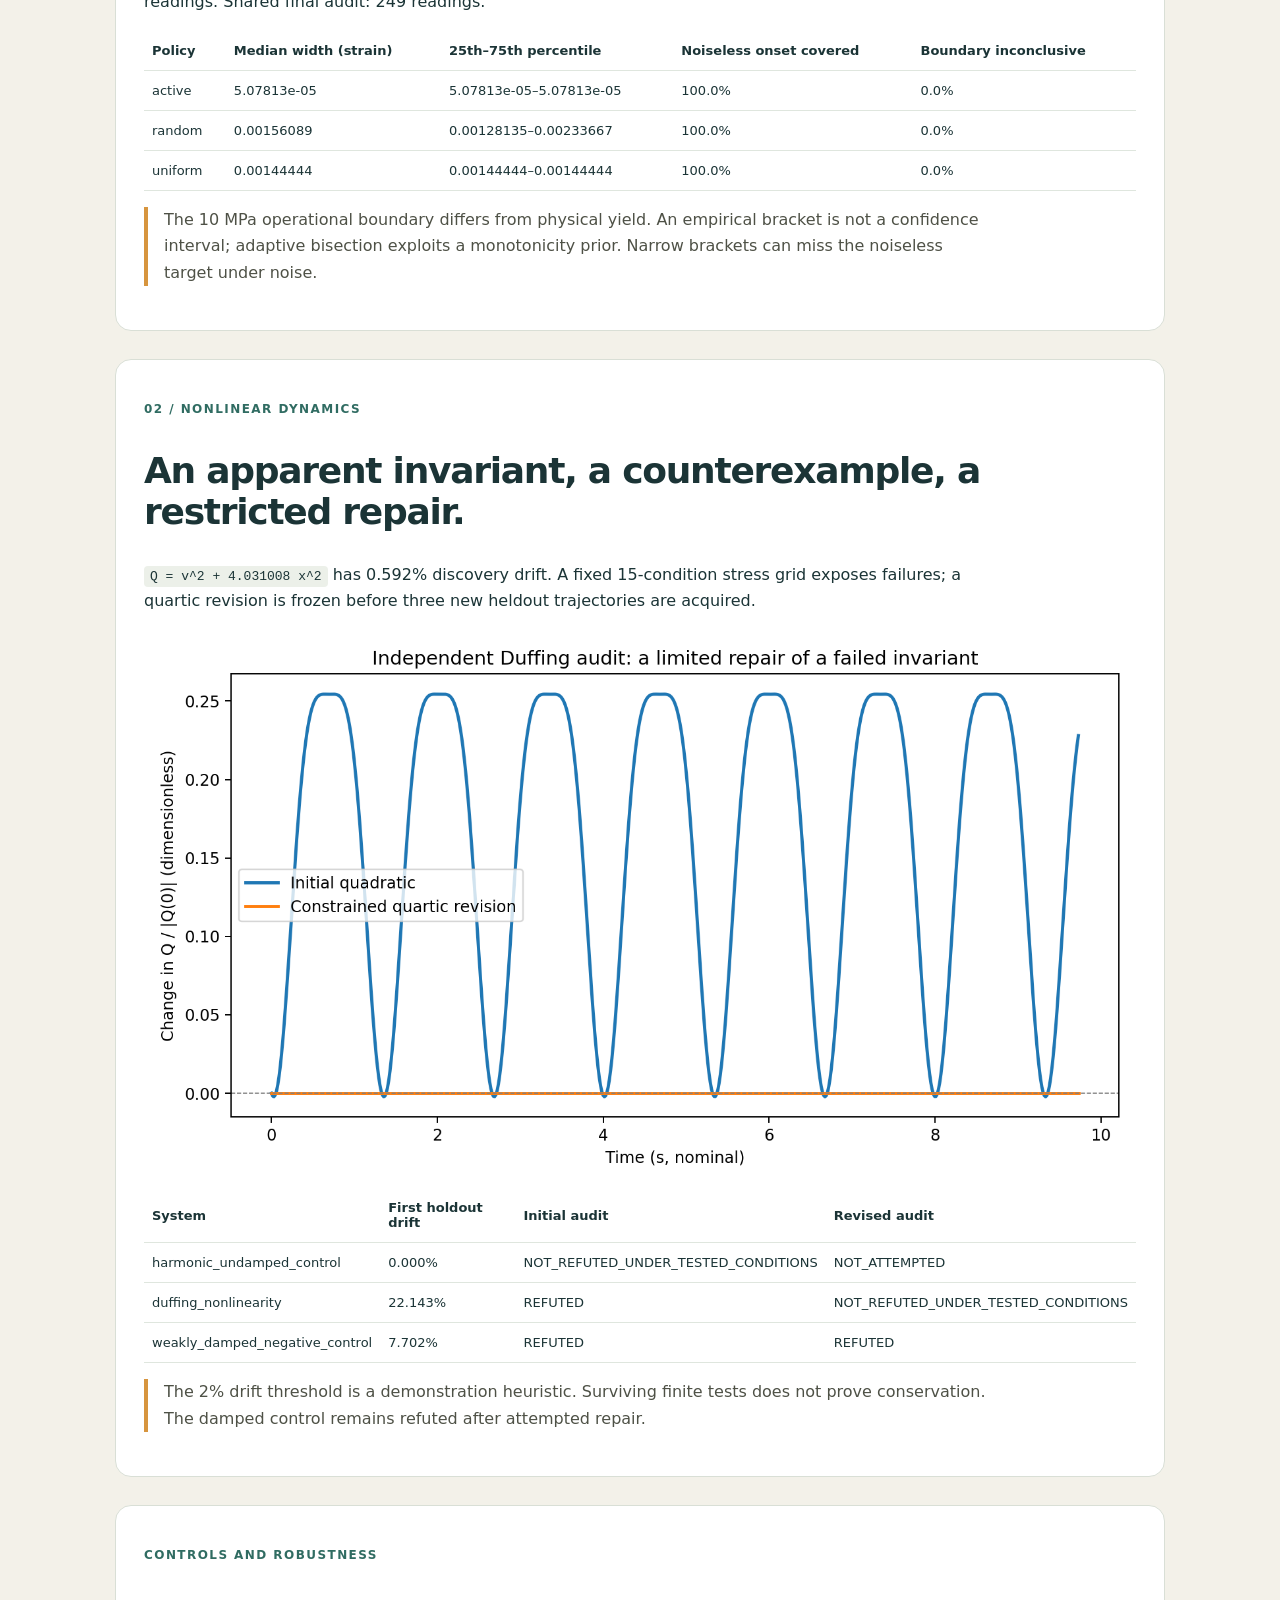
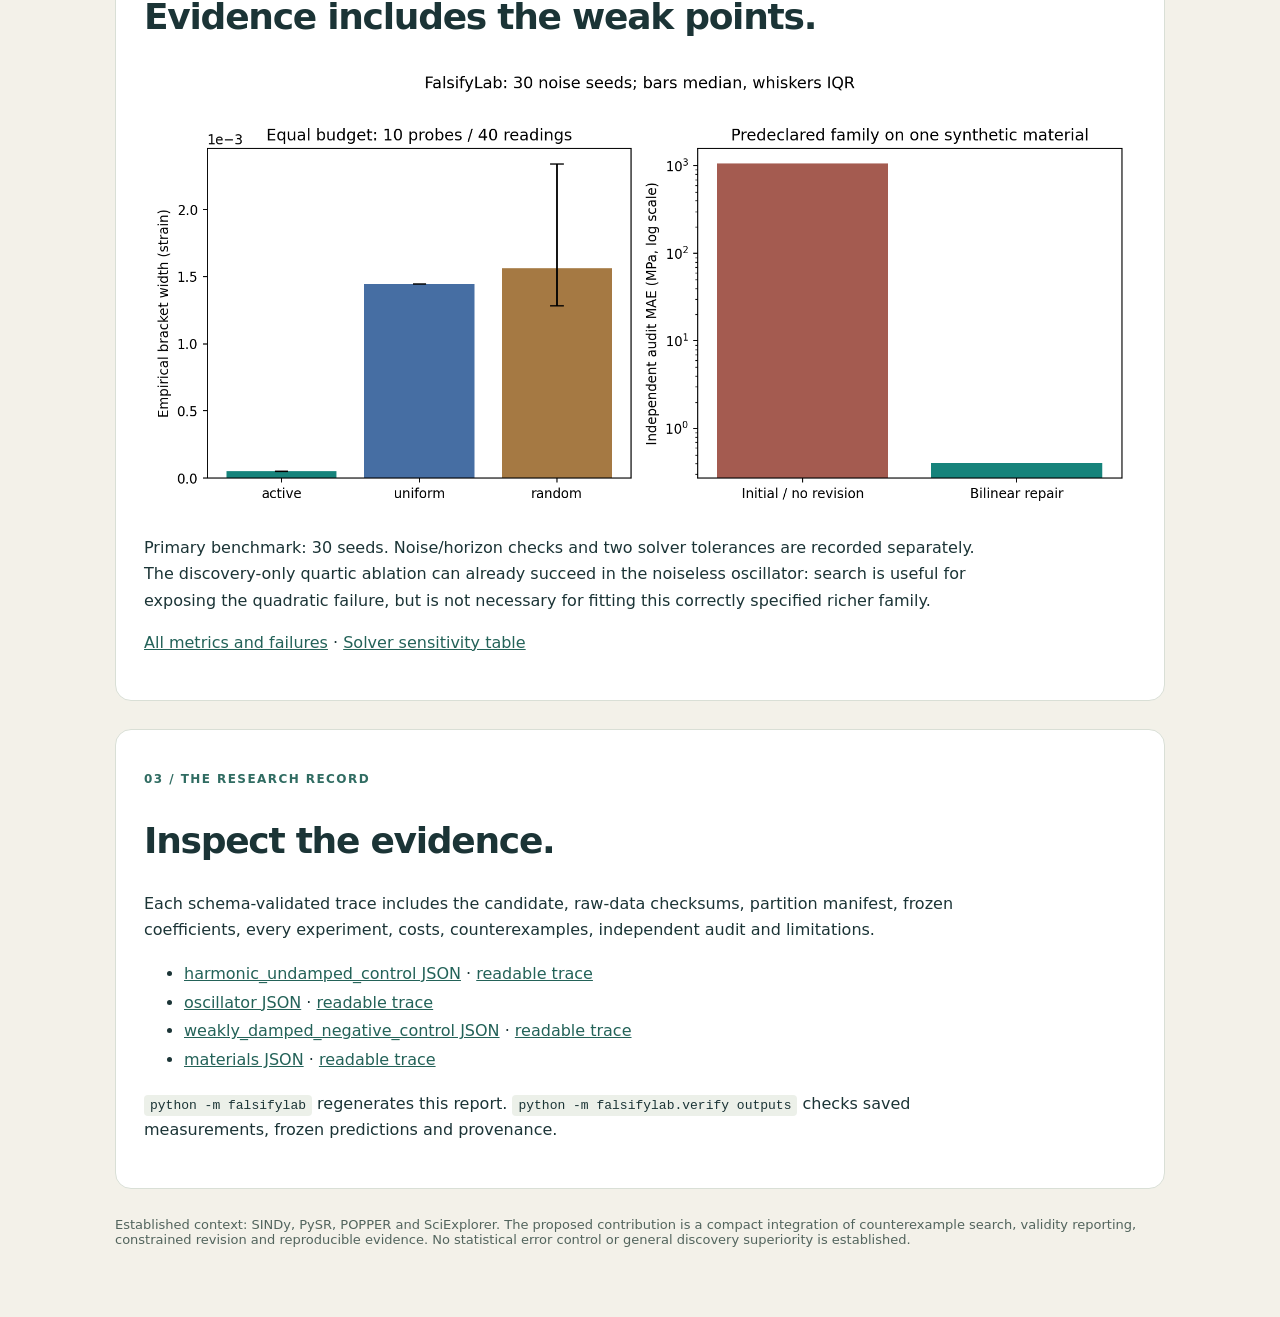
<file: outputs/demo.html>
<!doctype html><html lang="en"><head><meta charset="utf-8"><meta name="viewport" content="width=device-width, initial-scale=1">
<title>FalsifyLab | Where a law fails</title><style>
:root{font-family:system-ui,sans-serif;background:#f3f1e9;color:#1b3436}*{box-sizing:border-box}body{margin:0}main{max-width:1100px;margin:auto;padding:35px 25px 70px}header{padding:40px 0}h1{font-size:clamp(54px,8vw,92px);letter-spacing:-.06em;margin:8px 0}h2{font-size:clamp(26px,4vw,36px);letter-spacing:-.035em}p{line-height:1.65;max-width:850px}.lead{font-size:22px}.eyebrow{color:#306c62;text-transform:uppercase;letter-spacing:.12em;font-size:12px;font-weight:750}section{background:white;border:1px solid #d9dfd6;border-radius:16px;padding:28px;margin:18px 0 28px}.cards{display:flex;gap:15px;flex-wrap:wrap;margin:25px 0}.card{background:#e9f2eb;padding:18px;border-radius:12px;flex:1;min-width:210px}.card strong{font-size:30px;display:block;margin:8px 0}.note{border-left:4px solid #d7953e;padding-left:16px;color:#4e5146}img{width:100%;height:auto;border-radius:7px}a{color:#236258}table{border-collapse:collapse;width:100%;font-size:13px}th,td{padding:12px 8px;text-align:left;border-bottom:1px solid #dfe6de}.scroll{overflow:auto}code{background:#ecf0e9;padding:3px 6px;border-radius:4px}footer{font-size:13px;color:#52645d}li{line-height:1.8}
</style></head><body><main><header><p class="eyebrow">FalsifyLab / executable scientific evidence</p><h1>Where does<br>a law stop working?</h1>
<p class="lead">Fit a plausible relationship. Spend a declared experiment budget trying to break it. Attempt a limited repair, then audit it on independent observations.</p>
<p>Synthetic mechanics and materials · CPU only · No API keys · No new physical-law discovery claimed</p></header>
<section><p class="eyebrow">01 / materials characterization</p><h2>A linear fit meets its limits.</h2>
<p>A low-strain Hookean model is challenged by a synthetic continuous bilinear response. Ten probes with four readings each locate a threshold-defined deviation onset. The model is revised within a predeclared bilinear family.</p>
<div class="cards"><div class="card">Active median bracket<strong>5.07813e-05</strong>dimensionless strain</div>
<div class="card">Independent stress MAE<strong>1064.79 → 0.401</strong>MPa · initial → bilinear repair</div></div>
<img src="materials/stress_strain_boundary.png" alt="Logged synthetic stress-strain measurements and constrained model repair">
<p>30 repeated noise seeds on <b>one</b> simulated material. Shared training: 40 readings. Each policy: 40 probe readings. Shared final audit: 249 readings.</p>
<div class="scroll"><table><thead><tr><th>Policy</th><th>Median width (strain)</th><th>25th–75th percentile</th><th>Noiseless onset covered</th><th>Boundary inconclusive</th></tr></thead><tbody><tr><td>active</td><td>5.07813e-05</td><td>5.07813e-05–5.07813e-05</td><td>100.0%</td><td>0.0%</td></tr><tr><td>random</td><td>0.00156089</td><td>0.00128135–0.00233667</td><td>100.0%</td><td>0.0%</td></tr><tr><td>uniform</td><td>0.00144444</td><td>0.00144444–0.00144444</td><td>100.0%</td><td>0.0%</td></tr></tbody></table></div>
<p class="note">The 10 MPa operational boundary differs from physical yield. An empirical bracket is not a confidence interval; adaptive bisection exploits a monotonicity prior. Narrow brackets can miss the noiseless target under noise.</p></section>
<section><p class="eyebrow">02 / nonlinear dynamics</p><h2>An apparent invariant, a counterexample, a restricted repair.</h2>
<p><code>Q = v^2 + 4.031008 x^2</code> has 0.592% discovery drift. A fixed 15-condition stress grid exposes failures; a quartic revision is frozen before three new heldout trajectories are acquired.</p>
<img src="duffing_counterexample.png" alt="Initial and revised invariant on the first independent Duffing audit trajectory">
<div class="scroll"><table><thead><tr><th>System</th><th>First holdout drift</th><th>Initial audit</th><th>Revised audit</th></tr></thead><tbody><tr><td>harmonic_undamped_control</td><td>0.000%</td><td>NOT_REFUTED_UNDER_TESTED_CONDITIONS</td><td>NOT_ATTEMPTED</td></tr><tr><td>duffing_nonlinearity</td><td>22.143%</td><td>REFUTED</td><td>NOT_REFUTED_UNDER_TESTED_CONDITIONS</td></tr><tr><td>weakly_damped_negative_control</td><td>7.702%</td><td>REFUTED</td><td>REFUTED</td></tr></tbody></table></div>
<p class="note">The 2% drift threshold is a demonstration heuristic. Surviving finite tests does not prove conservation. The damped control remains refuted after attempted repair.</p></section>
<section><p class="eyebrow">Controls and robustness</p><h2>Evidence includes the weak points.</h2>
<img src="benchmark/comparison.png" alt="Equal-budget comparison and independent model audit">
<p>Primary benchmark: 30 seeds. Noise/horizon checks and two solver tolerances are recorded separately.
The discovery-only quartic ablation can already succeed in the noiseless oscillator: search is useful for exposing the quadratic failure, but is not necessary for fitting this correctly specified richer family.</p>
<p><a href="benchmark/metrics.json">All metrics and failures</a> · <a href="benchmark/solver_sensitivity.csv">Solver sensitivity table</a></p></section>
<section><p class="eyebrow">03 / the research record</p><h2>Inspect the evidence.</h2><p>Each schema-validated trace includes the candidate, raw-data checksums, partition manifest, frozen coefficients, every experiment, costs, counterexamples, independent audit and limitations.</p><ul><li><a href="certificates/harmonic_undamped_control.json">harmonic_undamped_control JSON</a> · <a href="certificates/harmonic_undamped_control.md">readable trace</a></li><li><a href="certificates/oscillator.json">oscillator JSON</a> · <a href="certificates/oscillator.md">readable trace</a></li><li><a href="certificates/weakly_damped_negative_control.json">weakly_damped_negative_control JSON</a> · <a href="certificates/weakly_damped_negative_control.md">readable trace</a></li><li><a href="certificates/materials.json">materials JSON</a> · <a href="certificates/materials.md">readable trace</a></li></ul>
<p><code>python -m falsifylab</code> regenerates this report. <code>python -m falsifylab.verify outputs</code> checks saved measurements, frozen predictions and provenance.</p></section>
<footer>Established context: SINDy, PySR, POPPER and SciExplorer. The proposed contribution is a compact integration of counterexample search, validity reporting, constrained revision and reproducible evidence. No statistical error control or general discovery superiority is established.</footer></main></body></html>
</file>
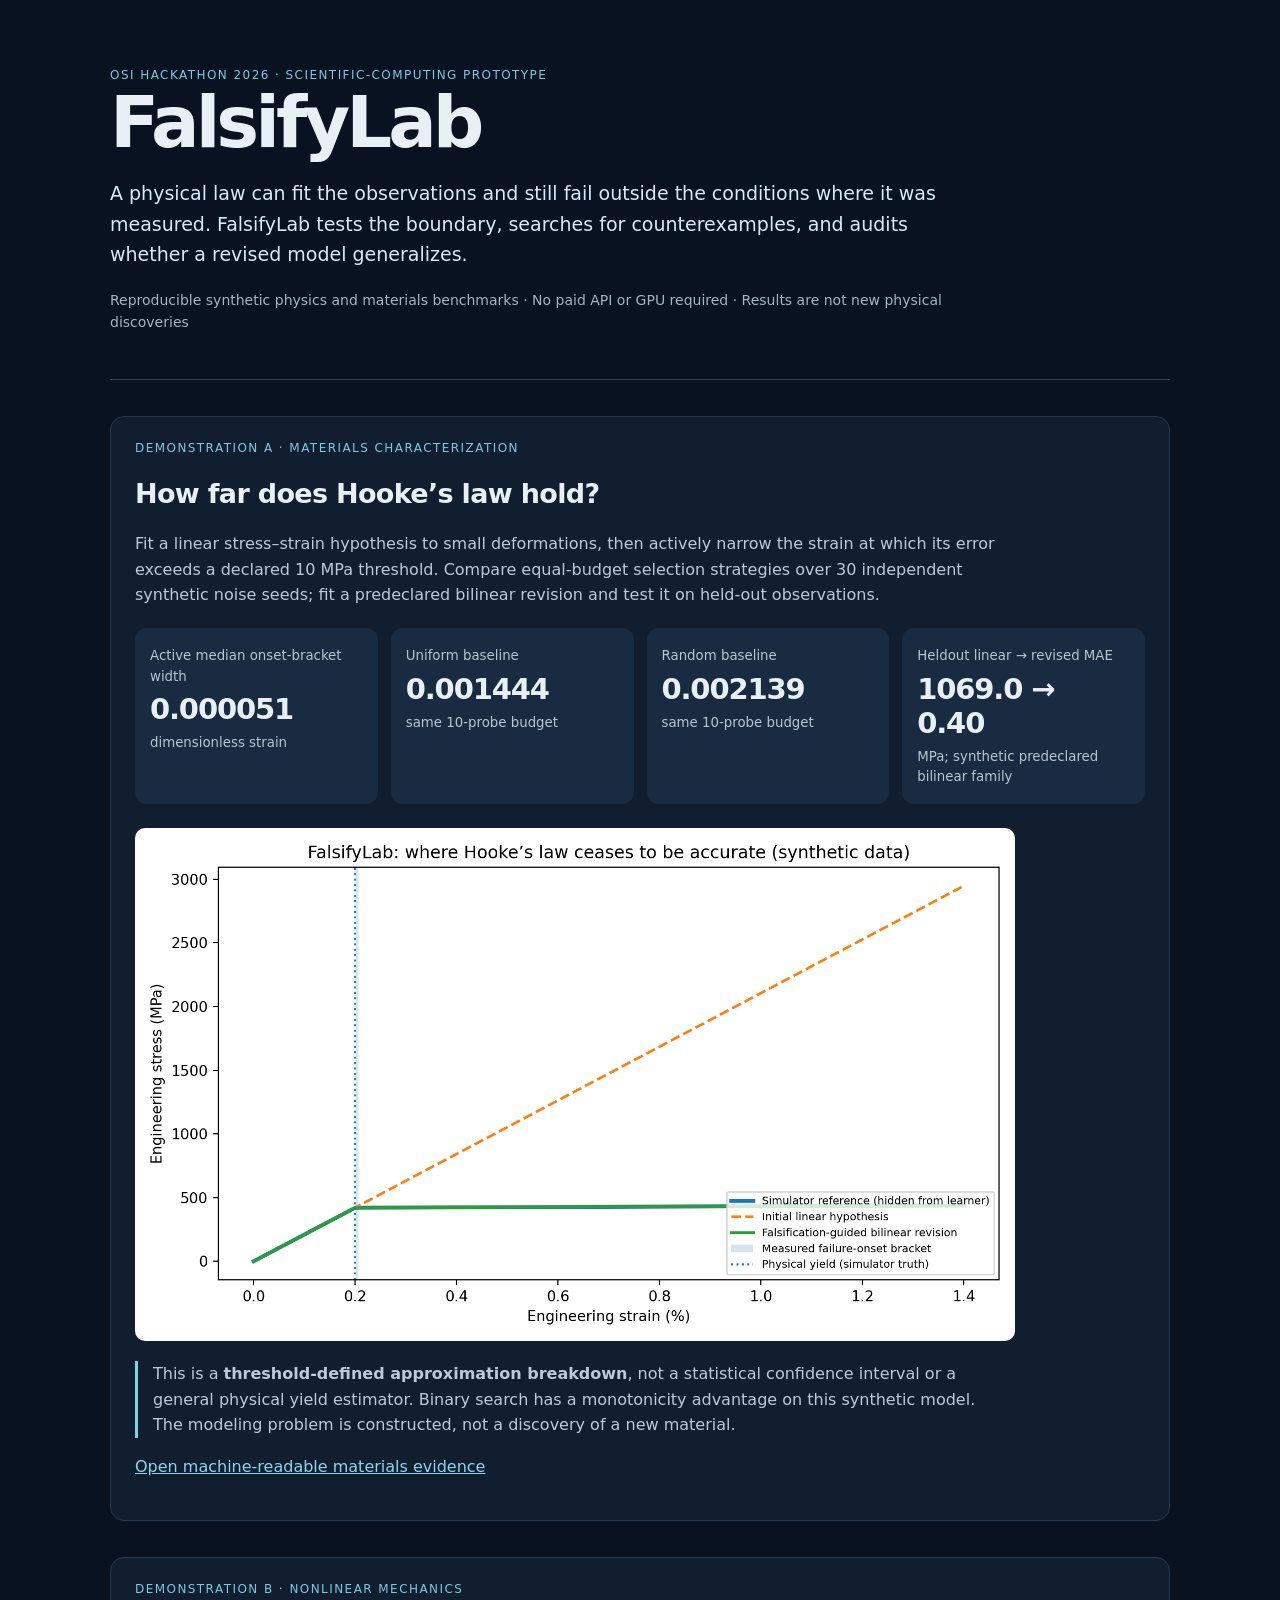
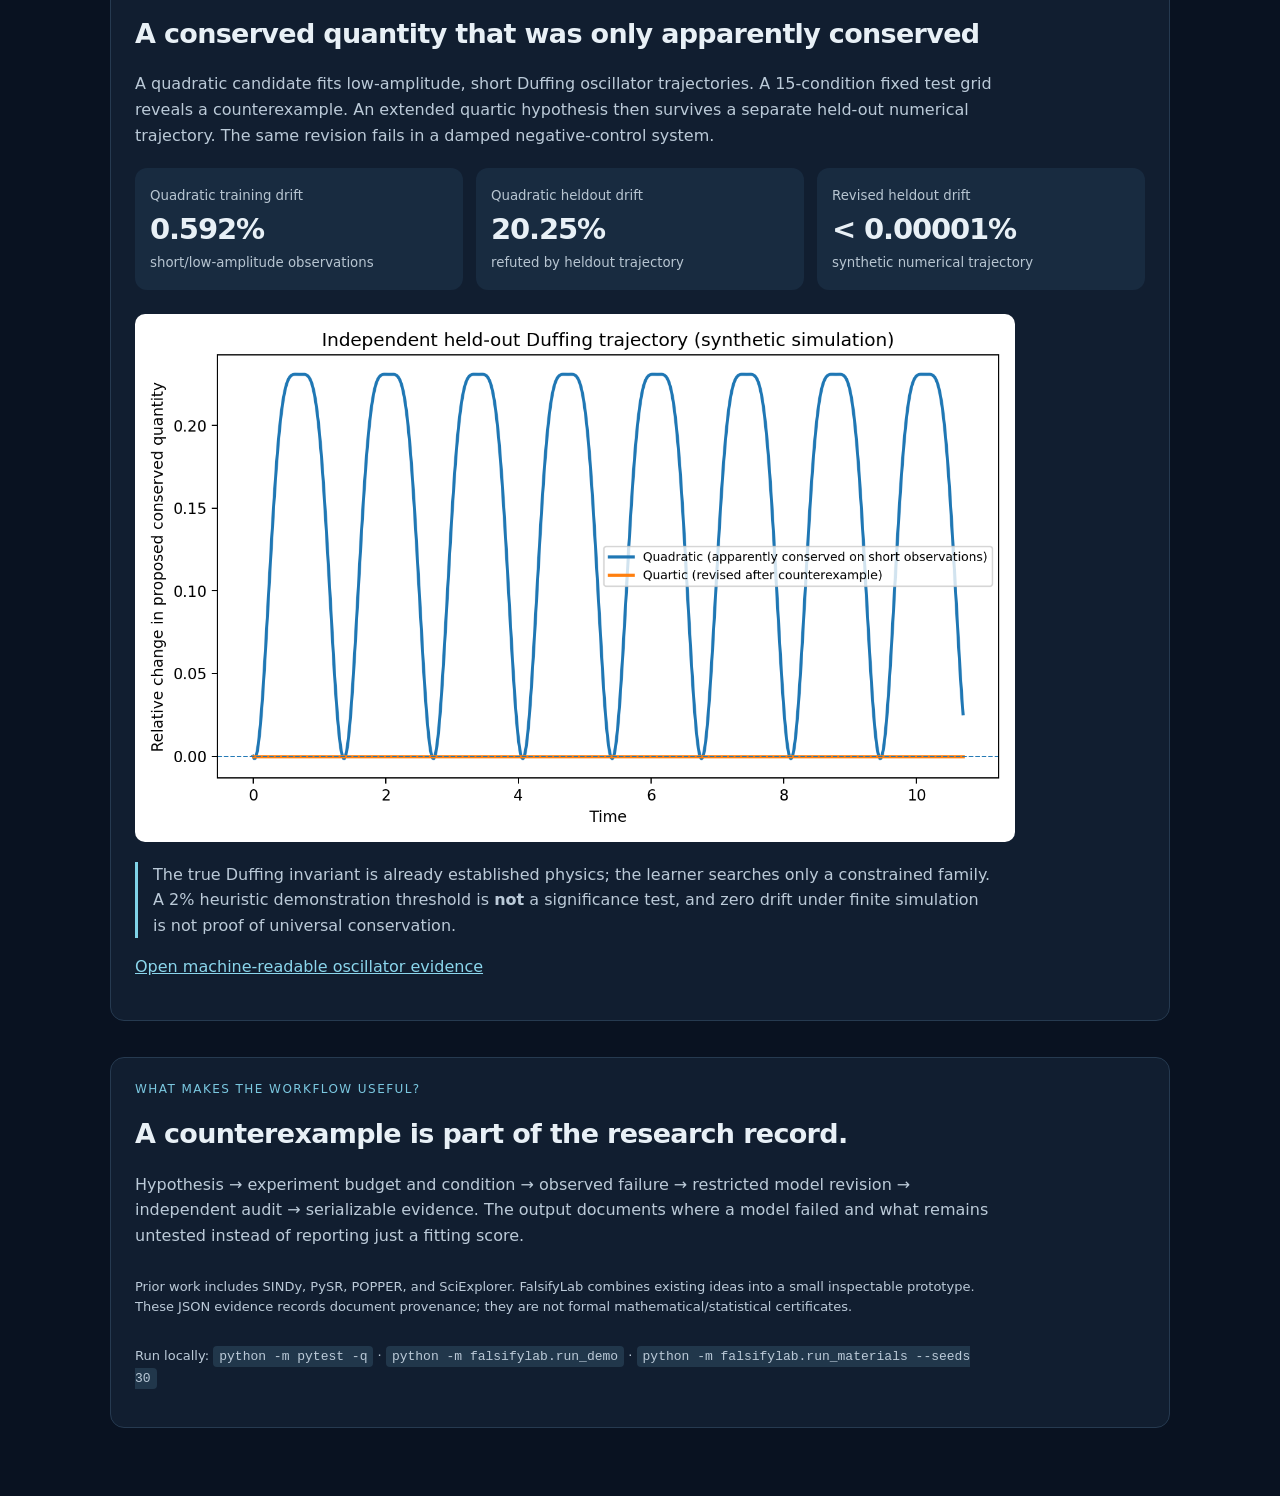
<file: baseline/original_outputs/demo.html>
<!doctype html><html lang="en"><head><meta charset="utf-8"><meta name="viewport" content="width=device-width, initial-scale=1">
<title>FalsifyLab — Scientific Counterexamples & Evidence</title>
<style>
:root{color-scheme:dark;background:#091221;color:#e8f0f6;font-family:Inter,ui-sans-serif,system-ui,Arial,sans-serif}*{box-sizing:border-box}body{margin:0}main{max-width:1110px;margin:auto;padding:26px 25px 70px}
header{padding:42px 0 32px;border-bottom:1px solid #324359}h1{font-size:clamp(39px,6vw,72px);line-height:1.02;letter-spacing:-.055em;margin:4px 0 18px}h2{font-size:27px;letter-spacing:-.025em}p{line-height:1.6;color:#bbcad8;max-width:860px}.lede{font-size:19px;color:#d7e9fb}.tag{font-size:12px;letter-spacing:.12em;text-transform:uppercase;color:#7bc8e0}.meta{color:#a3b4c6;font-size:14px}
section{margin-top:36px;border:1px solid #263a50;border-radius:14px;padding:24px;background:#111e30}.metrics{display:grid;grid-template-columns:repeat(auto-fit,minmax(190px,1fr));gap:13px;margin:20px 0 24px}.metric{padding:17px 15px;background:#182b40;border-radius:12px}.metric strong{display:block;font-size:29px;letter-spacing:-.04em;margin:6px 0}.metric small{color:#b7c5d1;line-height:1.4}img{width:100%;max-width:880px;border-radius:10px;background:#fff}a{color:#8bd6ec}.note{border-left:3px solid #80d3e7;padding-left:15px}.footer{font-size:13px;margin-top:28px}code{background:#21374b;padding:3px 6px;border-radius:4px}
</style></head><body><main>
<header><div class="tag">OSI Hackathon 2026 · Scientific-computing prototype</div><h1>FalsifyLab</h1>
<p class="lede">A physical law can fit the observations and still fail outside the conditions where it was measured. FalsifyLab tests the boundary, searches for counterexamples, and audits whether a revised model generalizes.</p>
<p class="meta">Reproducible synthetic physics and materials benchmarks · No paid API or GPU required · Results are not new physical discoveries</p></header>
<section><div class="tag">Demonstration A · Materials characterization</div><h2>How far does Hooke’s law hold?</h2>
<p>Fit a linear stress–strain hypothesis to small deformations, then actively narrow the strain at which its error exceeds a declared 10 MPa threshold. Compare equal-budget selection strategies over 30 independent synthetic noise seeds; fit a predeclared bilinear revision and test it on held-out observations.</p>
<div class="metrics"><div class="metric"><small>Active median onset-bracket width</small><strong>0.000051</strong><small>dimensionless strain</small></div>
<div class="metric"><small>Uniform baseline</small><strong>0.001444</strong><small>same 10-probe budget</small></div>
<div class="metric"><small>Random baseline</small><strong>0.002139</strong><small>same 10-probe budget</small></div>
<div class="metric"><small>Heldout linear → revised MAE</small><strong>1069.0 → 0.40</strong><small>MPa; synthetic predeclared bilinear family</small></div></div>
<img src="materials/stress_strain_boundary.png" alt="Simulated stress strain curves with linear model, bilinear revision, and measured failure onset bracket">
<p class="note">This is a <b>threshold-defined approximation breakdown</b>, not a statistical confidence interval or a general physical yield estimator. Binary search has a monotonicity advantage on this synthetic model. The modeling problem is constructed, not a discovery of a new material.</p><p><a href="certificates/materials.json">Open machine-readable materials evidence</a></p></section>
<section><div class="tag">Demonstration B · Nonlinear mechanics</div><h2>A conserved quantity that was only apparently conserved</h2>
<p>A quadratic candidate fits low-amplitude, short Duffing oscillator trajectories. A 15-condition fixed test grid reveals a counterexample. An extended quartic hypothesis then survives a separate held-out numerical trajectory. The same revision fails in a damped negative-control system.</p>
<div class="metrics"><div class="metric"><small>Quadratic training drift</small><strong>0.592%</strong><small>short/low-amplitude observations</small></div>
<div class="metric"><small>Quadratic heldout drift</small><strong>20.25%</strong><small>refuted by heldout trajectory</small></div>
<div class="metric"><small>Revised heldout drift</small><strong>&lt; 0.00001%</strong><small>synthetic numerical trajectory</small></div></div>
<img src="duffing_counterexample.png" alt="Heldout Duffing quadratic invariant drift compared with revised quartic invariant drift">
<p class="note">The true Duffing invariant is already established physics; the learner searches only a constrained family. A 2% heuristic demonstration threshold is <b>not</b> a significance test, and zero drift under finite simulation is not proof of universal conservation.</p><p><a href="certificates/oscillator.json">Open machine-readable oscillator evidence</a></p></section>
<section><div class="tag">What makes the workflow useful?</div><h2>A counterexample is part of the research record.</h2>
<p>Hypothesis → experiment budget and condition → observed failure → restricted model revision → independent audit → serializable evidence. The output documents where a model failed and what remains untested instead of reporting just a fitting score.</p><p class="footer">Prior work includes SINDy, PySR, POPPER, and SciExplorer. FalsifyLab combines existing ideas into a small inspectable prototype. These JSON evidence records document provenance; they are not formal mathematical/statistical certificates.</p>
<p class="footer">Run locally: <code>python -m pytest -q</code> · <code>python -m falsifylab.run_demo</code> · <code>python -m falsifylab.run_materials --seeds 30</code></p></section>
</main></body></html>
</file>
<file: site/assets/style.css>
/* FalsifyLab workbench. Tokens first; light and dark are both selected, not flipped. */
:root {
  color-scheme: light;
  --page: #f3f2ee;
  --surface: #fcfcfb;
  --surface-2: #f0efea;
  --line: #dddcd6;
  --line-strong: #c4c3bc;
  --ink: #0b0b0b;
  --ink-2: #52514e;
  --ink-3: #66655f;
  --link: #1c5cab;
  --accent: #0b0b0b;
  --accent-ink: #fcfcfb;
  --initial: #eb6834;      /* candidate (initial) law: categorical slot 2 */
  --revised: #2a78d6;      /* revised law: slot 1 */
  --audit: #1baf7a;        /* independent audit readings: slot 3 */
  --bracket: #6250d6;      /* observed onset bracket: slot 7 */
  --truth: #8a8984;        /* evaluator-only truth */
  --good: #0ca30c;
  --warning: #fab219;
  --critical: #d03b3b;
  --good-ink: #006300;
  --warning-ink: #7a5200;
  --critical-ink: #a32020;
  --good-bg: #e6f4e6;
  --warning-bg: #fdf3dc;
  --critical-bg: #fbe7e7;
  --live: #1c5cab;
  --live-bg: #e3eefb;
  --recorded: #52514e;
  --recorded-bg: #ebeae5;
  --posthoc: #6250d6;
  --posthoc-bg: #ecebfa;
  --grid: #e7e6e1;
  --shadow: 0 1px 2px rgba(11, 11, 11, .04), 0 8px 24px rgba(11, 11, 11, .05);
  --radius: 14px;
  --mono: ui-monospace, "SF Mono", "Cascadia Mono", "Roboto Mono", Menlo, Consolas, monospace;
  --sans: Inter, "Segoe UI", system-ui, -apple-system, Roboto, "Helvetica Neue", Arial, sans-serif;
}
@media (prefers-color-scheme: dark) {
  :root:not([data-theme="light"]) {
    color-scheme: dark;
    --page: #121211; --surface: #1a1a19; --surface-2: #232321; --line: #333330; --line-strong: #4a4a46;
    --ink: #f0efec; --ink-2: #c3c2b7; --ink-3: #9a998f; --link: #86b6ef; --accent: #f0efec; --accent-ink: #121211;
    --initial: #d95926; --revised: #3987e5; --audit: #199e70; --bracket: #9085e9; --truth: #9a998f;
    --good-ink: #7fd67f; --warning-ink: #f5c75a; --critical-ink: #f08a8a;
    --good-bg: #1d2e1d; --warning-bg: #33290f; --critical-bg: #3a1d1d;
    --live: #86b6ef; --live-bg: #1b2a3d; --recorded: #c3c2b7; --recorded-bg: #2a2a27; --posthoc: #a9a0f0; --posthoc-bg: #26233d;
    --grid: #2a2a28; --shadow: 0 1px 2px rgba(0, 0, 0, .3);
  }
}
:root[data-theme="dark"] {
  color-scheme: dark;
  --page: #121211; --surface: #1a1a19; --surface-2: #232321; --line: #333330; --line-strong: #4a4a46;
  --ink: #f0efec; --ink-2: #c3c2b7; --ink-3: #9a998f; --link: #86b6ef; --accent: #f0efec; --accent-ink: #121211;
  --initial: #d95926; --revised: #3987e5; --audit: #199e70; --bracket: #9085e9; --truth: #9a998f;
  --good-ink: #7fd67f; --warning-ink: #f5c75a; --critical-ink: #f08a8a;
  --good-bg: #1d2e1d; --warning-bg: #33290f; --critical-bg: #3a1d1d;
  --live: #86b6ef; --live-bg: #1b2a3d; --recorded: #c3c2b7; --recorded-bg: #2a2a27; --posthoc: #a9a0f0; --posthoc-bg: #26233d;
  --grid: #2a2a28; --shadow: 0 1px 2px rgba(0, 0, 0, .3);
}

* { box-sizing: border-box; }
html { scroll-behavior: smooth; scroll-padding-top: 72px; }
body { margin: 0; background: var(--page); color: var(--ink); font: 16px/1.6 var(--sans); -webkit-font-smoothing: antialiased; }
a { color: var(--link); text-underline-offset: 2px; }
code, .mono { font-family: var(--mono); font-size: .92em; }
code { background: var(--surface-2); padding: 1px 6px; border-radius: 5px; overflow-wrap: anywhere; }
h1, h2, h3 { line-height: 1.15; letter-spacing: -.02em; margin: 0; }
h2 { font-size: clamp(26px, 3.4vw, 36px); }
h3 { font-size: 18px; letter-spacing: -.01em; }
p { margin: 0 0 12px; }
.num { font-variant-numeric: tabular-nums; }
.skip { position: absolute; left: -9999px; }
.skip:focus { left: 12px; top: 12px; background: var(--surface); padding: 8px 12px; z-index: 99; }

/* top bar */
.topbar { position: sticky; top: 0; z-index: 20; background: color-mix(in srgb, var(--page) 88%, transparent); backdrop-filter: blur(10px); border-bottom: 1px solid var(--line); }
.topbar-inner { max-width: 1240px; margin: auto; padding: 10px 24px; display: flex; align-items: center; gap: 18px; }
.wordmark { font-weight: 750; letter-spacing: -.02em; font-size: 18px; color: var(--ink); text-decoration: none; display: flex; align-items: center; gap: 9px; white-space: nowrap; }
.wordmark svg { flex: none; }
.nav { display: flex; gap: 2px; overflow-x: auto; scrollbar-width: none; flex: 1; }
.nav a { color: var(--ink-2); text-decoration: none; font-size: 14px; padding: 6px 10px; border-radius: 8px; white-space: nowrap; }
.nav a:hover, .nav a.active { color: var(--ink); background: var(--surface-2); }
.iconbtn { border: 1px solid var(--line); background: var(--surface); color: var(--ink); border-radius: 9px; height: 34px; min-width: 34px; cursor: pointer; font-size: 15px; }

main { max-width: 1240px; margin: auto; padding: 0 24px 80px; }
section.block { margin-top: 64px; }
.section-head { display: flex; flex-wrap: wrap; align-items: flex-end; justify-content: space-between; gap: 12px 24px; margin-bottom: 18px; }
.section-head p { color: var(--ink-2); max-width: 760px; margin: 10px 0 0; }
.eyebrow { font-size: 12px; font-weight: 650; letter-spacing: .12em; text-transform: uppercase; color: var(--ink-3); margin-bottom: 10px; }
.card { background: var(--surface); border: 1px solid var(--line); border-radius: var(--radius); box-shadow: var(--shadow); padding: 22px; }
.muted { color: var(--ink-2); }
.small { font-size: 14px; }
.tiny { font-size: 12.5px; color: var(--ink-3); }

/* provenance badges */
.badge { display: inline-flex; align-items: center; gap: 6px; font-size: 12px; font-weight: 650; letter-spacing: .04em; text-transform: uppercase; border-radius: 999px; padding: 4px 10px; white-space: nowrap; }
.badge::before { content: ""; width: 7px; height: 7px; border-radius: 50%; background: currentColor; }
.badge.live { color: var(--live); background: var(--live-bg); }
.badge.live::before { animation: pulse 1.6s ease-in-out infinite; }
.badge.recorded { color: var(--recorded); background: var(--recorded-bg); }
.badge.posthoc { color: var(--posthoc); background: var(--posthoc-bg); }
@keyframes pulse { 50% { opacity: .35; } }
@media (prefers-reduced-motion: reduce) { .badge.live::before { animation: none; } html { scroll-behavior: auto; } }

/* status chips: icon + label, never color alone */
.chip { display: inline-flex; align-items: center; gap: 5px; font-size: 12.5px; font-weight: 650; border-radius: 6px; padding: 2px 8px; white-space: nowrap; }
.chip.refuted { color: var(--critical-ink); background: var(--critical-bg); }
.chip.survives { color: var(--good-ink); background: var(--good-bg); }
.chip.inconclusive { color: var(--warning-ink); background: var(--warning-bg); }
.chip.neutral { color: var(--ink-2); background: var(--surface-2); }

/* hero */
.hero { padding: 54px 0 8px; }
.hero h1 { font-size: clamp(36px, 5.6vw, 66px); letter-spacing: -.045em; max-width: 980px; }
.hero h1 span { color: var(--ink-3); }
.lede { font-size: clamp(17px, 1.6vw, 20px); color: var(--ink-2); max-width: 860px; margin: 18px 0 18px; }
.pills { display: flex; flex-wrap: wrap; gap: 8px; margin-bottom: 26px; }
.pill { font-size: 13px; border: 1px solid var(--line); background: var(--surface); border-radius: 999px; padding: 4px 12px; color: var(--ink-2); }
.hero-grid { display: grid; grid-template-columns: minmax(0, 1.75fr) minmax(0, 1fr); gap: 18px; }
.chart { width: 100%; min-height: 300px; }
.chart.tall { min-height: 440px; }
.chart.short { min-height: 260px; }
.chart-title { font-weight: 650; font-size: 15px; margin-bottom: 2px; }
.chart-sub { font-size: 13px; color: var(--ink-3); margin-bottom: 6px; }
.stats { display: grid; gap: 12px; }
.stat { background: var(--surface); border: 1px solid var(--line); border-radius: var(--radius); padding: 16px 18px; box-shadow: var(--shadow); }
.stat .label { font-size: 13px; color: var(--ink-2); }
.stat .value { font-size: 30px; font-weight: 720; letter-spacing: -.03em; margin: 4px 0 2px; font-variant-numeric: tabular-nums; }
.stat .value small { font-size: 15px; font-weight: 600; color: var(--ink-2); letter-spacing: 0; }
.stat .note { font-size: 12.5px; color: var(--ink-3); line-height: 1.45; }

/* workflow */
.flow { display: grid; grid-template-columns: repeat(8, minmax(0, 1fr)); gap: 0; margin-top: 18px; counter-reset: step; }
.flow .stage { position: relative; padding: 14px 14px 14px 14px; background: var(--surface); border: 1px solid var(--line); border-right: none; min-width: 0; cursor: pointer; transition: background .15s; }
.flow .stage:first-child { border-radius: var(--radius) 0 0 var(--radius); }
.flow .stage:last-child { border-right: 1px solid var(--line); border-radius: 0 var(--radius) var(--radius) 0; }
.flow .stage:hover, .flow .stage:focus-visible { background: var(--surface-2); outline: none; }
.flow .stage .n { font-size: 11px; font-weight: 700; color: var(--ink-3); letter-spacing: .08em; }
.flow .stage .t { font-weight: 680; font-size: 14px; margin: 2px 0 6px; line-height: 1.25; }
.flow .stage .d { font-size: 12.5px; color: var(--ink-2); line-height: 1.4; overflow-wrap: anywhere; }
.flow .stage .d code { font-size: 11.5px; padding: 0 4px; }
.flow .stage::after { content: "→"; position: absolute; right: -9px; top: 14px; color: var(--ink-3); font-size: 14px; z-index: 2; background: var(--page); line-height: 1; }
.flow .stage:last-child::after { display: none; }
.flow-caption { display: flex; justify-content: space-between; flex-wrap: wrap; gap: 8px; margin-top: 8px; }

/* labs */
.lab { display: grid; grid-template-columns: minmax(0, 1.7fr) minmax(300px, 1fr); gap: 18px; align-items: start; }
.controls { display: flex; flex-wrap: wrap; gap: 14px 22px; align-items: flex-end; padding: 16px 18px; margin-bottom: 16px; }
.control { display: flex; flex-direction: column; gap: 6px; min-width: 0; }
.control > label, .control > .lbl { font-size: 12.5px; font-weight: 650; color: var(--ink-2); }
.control output { font-family: var(--mono); font-size: 13px; color: var(--ink); }
select, input[type="number"] { font: inherit; font-size: 14px; color: var(--ink); background: var(--surface); border: 1px solid var(--line-strong); border-radius: 9px; padding: 7px 10px; min-height: 38px; }
input[type="number"] { width: 110px; }
input[type="range"] { width: 200px; accent-color: var(--ink); }
.seg { display: inline-flex; border: 1px solid var(--line-strong); border-radius: 10px; overflow: hidden; }
.seg button { font: inherit; font-size: 13.5px; border: none; background: var(--surface); color: var(--ink-2); padding: 8px 12px; cursor: pointer; border-right: 1px solid var(--line); min-height: 38px; }
.seg button:last-child { border-right: none; }
.seg button[aria-pressed="true"] { background: var(--accent); color: var(--accent-ink); }
.btn { font: inherit; font-size: 14px; font-weight: 650; border-radius: 10px; padding: 9px 16px; cursor: pointer; border: 1px solid var(--accent); background: var(--accent); color: var(--accent-ink); min-height: 40px; }
.btn.secondary { background: var(--surface); color: var(--ink); border-color: var(--line-strong); }
.btn:disabled { opacity: .45; cursor: not-allowed; }
.btn-row { display: flex; gap: 8px; flex-wrap: wrap; }
.check { display: flex; align-items: center; gap: 8px; font-size: 14px; color: var(--ink-2); cursor: pointer; }
.check input { width: 17px; height: 17px; accent-color: var(--ink); }
details.custom { flex-basis: 100%; }
details.custom summary { cursor: pointer; font-size: 13.5px; color: var(--ink-2); }
details.custom .row { display: flex; flex-wrap: wrap; gap: 14px 22px; margin-top: 12px; }

.run-status { margin: -4px 0 16px; font-size: 13.5px; color: var(--ink-2); padding: 9px 14px; border-radius: 10px; background: var(--surface-2); border: 1px solid var(--line); }
.run-status b { color: var(--ink); }
.run-status.flash { animation: flash 1.2s ease-out; }
.pipeline { display: flex; flex-wrap: wrap; gap: 6px; margin-bottom: 12px; }
.pipeline span { font-size: 12.5px; padding: 4px 10px; border-radius: 999px; border: 1px solid var(--line); color: var(--ink-3); background: var(--surface); }
.pipeline span.done { color: var(--ink); border-color: var(--line-strong); }
.pipeline span.now { color: var(--accent-ink); background: var(--accent); border-color: var(--accent); }

.verdicts { display: grid; gap: 10px; }
.verdict { border: 1px solid var(--line); border-radius: 12px; padding: 12px 14px; background: var(--surface); }
.verdict .k { font-size: 12px; font-weight: 650; letter-spacing: .05em; text-transform: uppercase; color: var(--ink-3); display: flex; justify-content: space-between; align-items: center; gap: 8px; }
.verdict .v { font-size: 15px; margin-top: 4px; overflow-wrap: anywhere; }
.verdict .v .mono { font-size: 13px; }
.alert { border-radius: 12px; padding: 12px 14px; font-size: 14px; line-height: 1.5; }
.alert.warn { background: var(--warning-bg); color: var(--ink); border: 1px solid color-mix(in srgb, var(--warning) 45%, transparent); }
.alert.bad { background: var(--critical-bg); color: var(--ink); border: 1px solid color-mix(in srgb, var(--critical) 40%, transparent); }
.alert.ok { background: var(--good-bg); color: var(--ink); border: 1px solid color-mix(in srgb, var(--good) 40%, transparent); }
.alert.info { background: var(--surface-2); color: var(--ink-2); border: 1px solid var(--line); }

/* tables */
.table-wrap { overflow-x: auto; -webkit-overflow-scrolling: touch; }
table { border-collapse: collapse; width: 100%; font-size: 14px; font-variant-numeric: tabular-nums; }
th { text-align: left; font-size: 12px; font-weight: 650; letter-spacing: .04em; text-transform: uppercase; color: var(--ink-3); border-bottom: 1px solid var(--line-strong); padding: 8px 10px; vertical-align: bottom; }
td { border-bottom: 1px solid var(--line); padding: 8px 10px; vertical-align: top; }
td.r, th.r { text-align: right; }
tr:last-child td { border-bottom: none; }
.ledger { max-height: 360px; overflow-y: auto; }
.ledger table { font-size: 13px; }
.ledger tr.new td { animation: flash 1.2s ease-out; }
@keyframes flash { from { background: var(--live-bg); } to { background: transparent; } }

.lab > *, .stack > *, .grid-2 > *, .grid-3 > *, .hero-grid > * { min-width: 0; }
.grid-2 { display: grid; grid-template-columns: repeat(2, minmax(0, 1fr)); gap: 18px; }
.grid-3 { display: grid; grid-template-columns: repeat(3, minmax(0, 1fr)); gap: 18px; }
.stack { display: grid; gap: 18px; }

/* evidence viewer */
.tabs { display: flex; gap: 6px; flex-wrap: wrap; margin-bottom: 14px; }
.tabs button { font: inherit; font-size: 14px; border: 1px solid var(--line-strong); background: var(--surface); color: var(--ink-2); border-radius: 10px; padding: 8px 14px; cursor: pointer; min-height: 40px; }
.tabs button[aria-selected="true"] { background: var(--accent); color: var(--accent-ink); border-color: var(--accent); }
.kv { display: grid; grid-template-columns: minmax(150px, 220px) minmax(0, 1fr); gap: 0; font-size: 14px; }
.kv > div { padding: 9px 0; border-bottom: 1px solid var(--line); overflow-wrap: anywhere; }
.kv > div:nth-child(odd) { color: var(--ink-3); font-size: 13px; padding-right: 12px; }
.hash { font-family: var(--mono); font-size: 12px; color: var(--ink-2); overflow-wrap: anywhere; }
details.raw summary { cursor: pointer; color: var(--link); font-size: 14px; margin-top: 10px; }
pre { background: var(--surface-2); border-radius: 10px; padding: 12px; overflow: auto; font-size: 12px; max-height: 360px; }

/* limitations */
.limits { display: grid; grid-template-columns: repeat(auto-fill, minmax(260px, 1fr)); gap: 14px; }
.limit { border-top: 3px solid var(--warning); }
.limit h3 { font-size: 16px; margin-bottom: 6px; }
.limit p { font-size: 14px; color: var(--ink-2); margin: 0; }

.cmd { font-family: var(--mono); font-size: 13px; background: var(--surface-2); border-radius: 10px; padding: 12px 14px; white-space: pre-wrap; overflow-x: auto; line-height: 1.6; }
footer { max-width: 1240px; margin: 0 auto; padding: 28px 24px 48px; border-top: 1px solid var(--line); color: var(--ink-3); font-size: 13px; }
.error-box { border: 1px dashed var(--critical); color: var(--critical-ink); background: var(--critical-bg); border-radius: 10px; padding: 12px; font-size: 14px; }
.loading { color: var(--ink-3); font-size: 14px; padding: 24px; text-align: center; }

@media (max-width: 1080px) {
  .flow { grid-template-columns: repeat(4, minmax(0, 1fr)); row-gap: 10px; }
  .flow .stage { border-right: 1px solid var(--line); border-radius: 12px !important; margin-right: 10px; }
  .flow .stage::after { display: none; }
}
@media (max-width: 920px) {
  .hero-grid, .lab, .grid-2, .grid-3 { grid-template-columns: minmax(0, 1fr); }
  .stats { grid-template-columns: repeat(auto-fit, minmax(200px, 1fr)); }
}
@media (max-width: 640px) {
  main, .topbar-inner { padding-left: 16px; padding-right: 16px; }
  .topbar-inner { gap: 10px; }
  .wordmark span { display: none; }
  .flow { grid-template-columns: repeat(2, minmax(0, 1fr)); }
  .card { padding: 16px; }
  .controls { padding: 14px; }
  input[type="range"] { width: 100%; }
  .control { flex: 1 1 100%; }
  .seg { width: 100%; }
  .seg button { flex: 1; padding: 8px 6px; }
  .kv { grid-template-columns: minmax(0, 1fr); }
  .kv > div:nth-child(odd) { border-bottom: none; padding-bottom: 0; }
  section.block { margin-top: 48px; }
  .chart.tall { min-height: 360px; }
}
</file>
